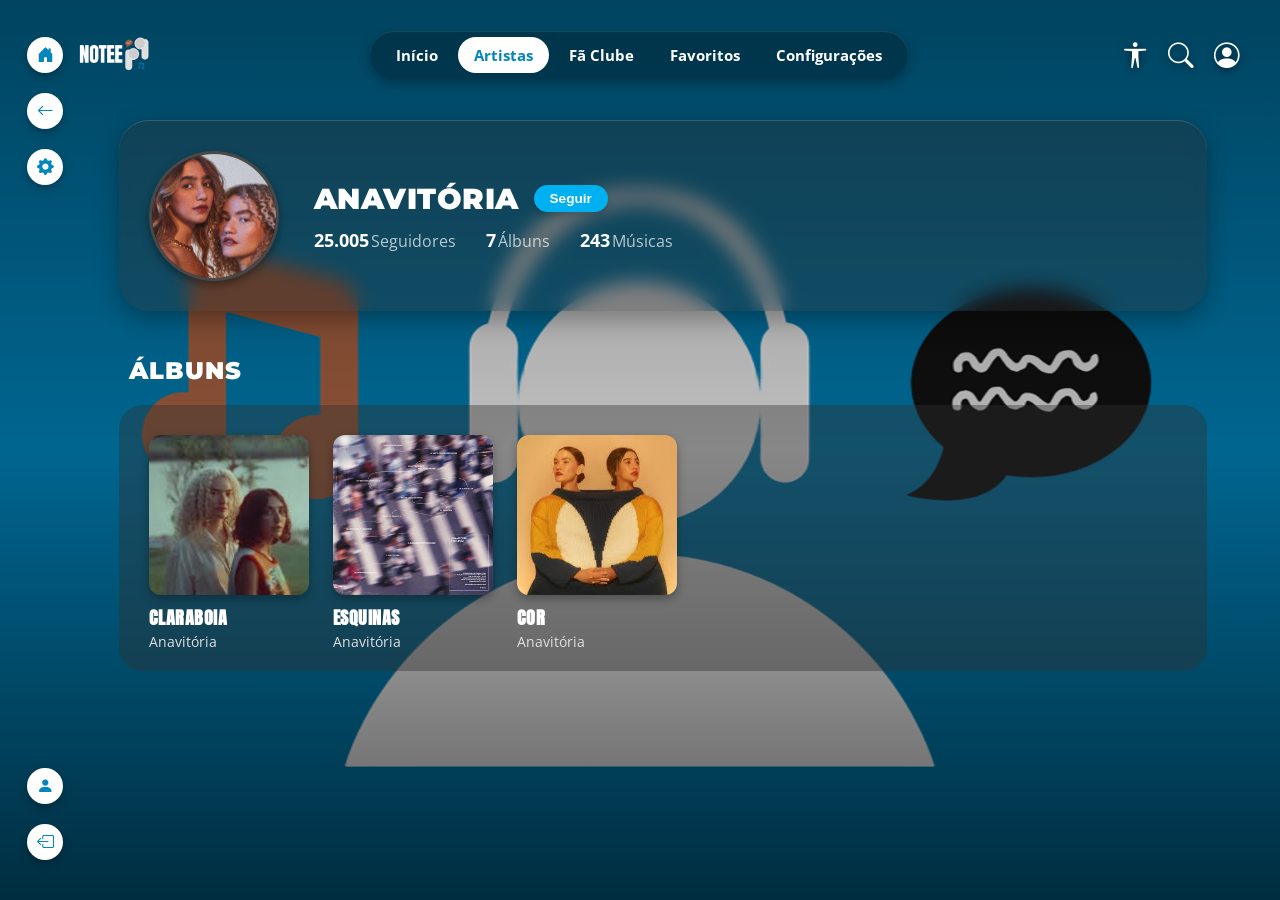
<file: projeto-de-engenharia-da-usabilidade-main/albuns.html>
<!DOCTYPE html>
<html lang="pt-BR">
<head>
    <meta charset="UTF-8">
    <meta name="viewport" content="width=device-width, initial-scale=1.0">
    <title>Notee - Artistas</title>
    <link rel="preconnect" href="https://fonts.googleapis.com">
    <link rel="preconnect" href="https://fonts.gstatic.com" crossorigin>
    <link href="https://fonts.googleapis.com/css2?family=Anton&family=Open+Sans:wght@300;400;600;700&family=Montserrat:wght@900&display=swap" rel="stylesheet">
    <link rel="stylesheet" href="https://cdn.jsdelivr.net/npm/bootstrap-icons@1.11.3/font/bootstrap-icons.min.css">
    
    <link rel="stylesheet" href="style.css">
</head>
<body>

    <header class="main-header">
        <div class="header-left">
            <img src="imagens/Note-Logo.png" alt="Logo Notee" class="logo-img">
        </div>

        <nav class="header-nav">
            <a href="tela_albuns.html" class="nav-item">Início</a>
            <a href="albuns.html" class="nav-item active">Artistas</a>
            <a href="fanClube.html" class="nav-item">Fã Clube</a>
            <a href="tela_favoritos.html" class="nav-item">Favoritos</a>
            <a href="config.html" class="nav-item">Configurações</a>
        </nav>

        <div class="header-right">
            <i class="bi bi-universal-access access-icon"></i>
            <i class="bi bi-search search-icon"></i>
            <a href="perfil.html" style="color: inherit;"><i class="bi bi-person-circle user-icon"></i></a>
        </div>
    </header>

    <div class="container-geral-com-lateral">

        <aside class="menu-lateral">
            <div class="grupo-lateral-topo">
                <a href="tela_albuns.html" class="item-lateral-circular"><i class="bi bi-house-door-fill"></i></a>
                <a href="javascript:history.back()" class="item-lateral-circular"><i class="bi bi-arrow-left"></i></a>
                <a href="config.html" class="item-lateral-circular"><i class="bi bi-gear-fill"></i></a>
            </div>

            <div class="grupo-lateral-rodape">
                <a href="perfil.html" class="item-lateral-circular"><i class="bi bi-person-fill"></i></a>
                <a href="index.html" class="item-lateral-circular"><i class="bi bi-box-arrow-left"></i></a>
            </div>
        </aside>

        <main class="content-container">

            <section class="secao-identidade-usuario">
                
                <div class="avatar-usuario-wrapper">
                    <img src="imagens/AnaVitoriaPrincipal.png" alt="Foto de Anavitória" style="width: 100%; height: 100%; object-fit: cover; border-radius: 50%;">
                </div>

                <div class="infos-usuario-bloco">
                    <div class="linha-topo-usuario">
                        <h1 class="username-title">ANAVITÓRIA</h1>
                        <button class="btn-editar-perfil" style="background-color: #00b0f0;">Seguir</button>
                    </div>
                    
                    <div class="estatisticas-usuario">
                        <div class="stat-item">
                            <strong>25.005</strong><span>Seguidores</span>
                        </div>
                        <div class="stat-item">
                            <strong>7</strong><span>Álbuns</span>
                        </div>
                        <div class="stat-item">
                            <strong>243</strong><span>Músicas</span>
                        </div>
                    </div>
                </div>

            </section>

            <section class="music-section">
                
                <h2 class="section-title">Álbuns</h2>

                <div class="albums-grid">

                    <a href="tela_avaliacao.html" style="text-decoration: none; color: inherit;">
                        <div class="album-card">
                            <img src="imagens/claraboia.jpg" alt="Capa do álbum Claraboia" class="album-cover">
                            <div class="album-info">
                                <h3 class="album-name">Claraboia</h3>
                                <p class="artist-name">Anavitória</p>
                            </div>
                        </div>
                    </a>

                    <div class="album-card">
                        <img src="imagens/esquinas.jpg" alt="Capa do álbum Esquinas" class="album-cover">
                        <div class="album-info">
                            <h3 class="album-name">Esquinas</h3>
                            <p class="artist-name">Anavitória</p>
                        </div>
                    </div>

                    <div class="album-card">
                        <img src="imagens/cor.jpg" alt="Capa do álbum Cor" class="album-cover">
                        <div class="album-info">
                            <h3 class="album-name">Cor</h3>
                            <p class="artist-name">Anavitória</p>
                        </div>
                    </div>

                </div>

            </section>

        </main>
    </div>

</body>
</html>
</file>
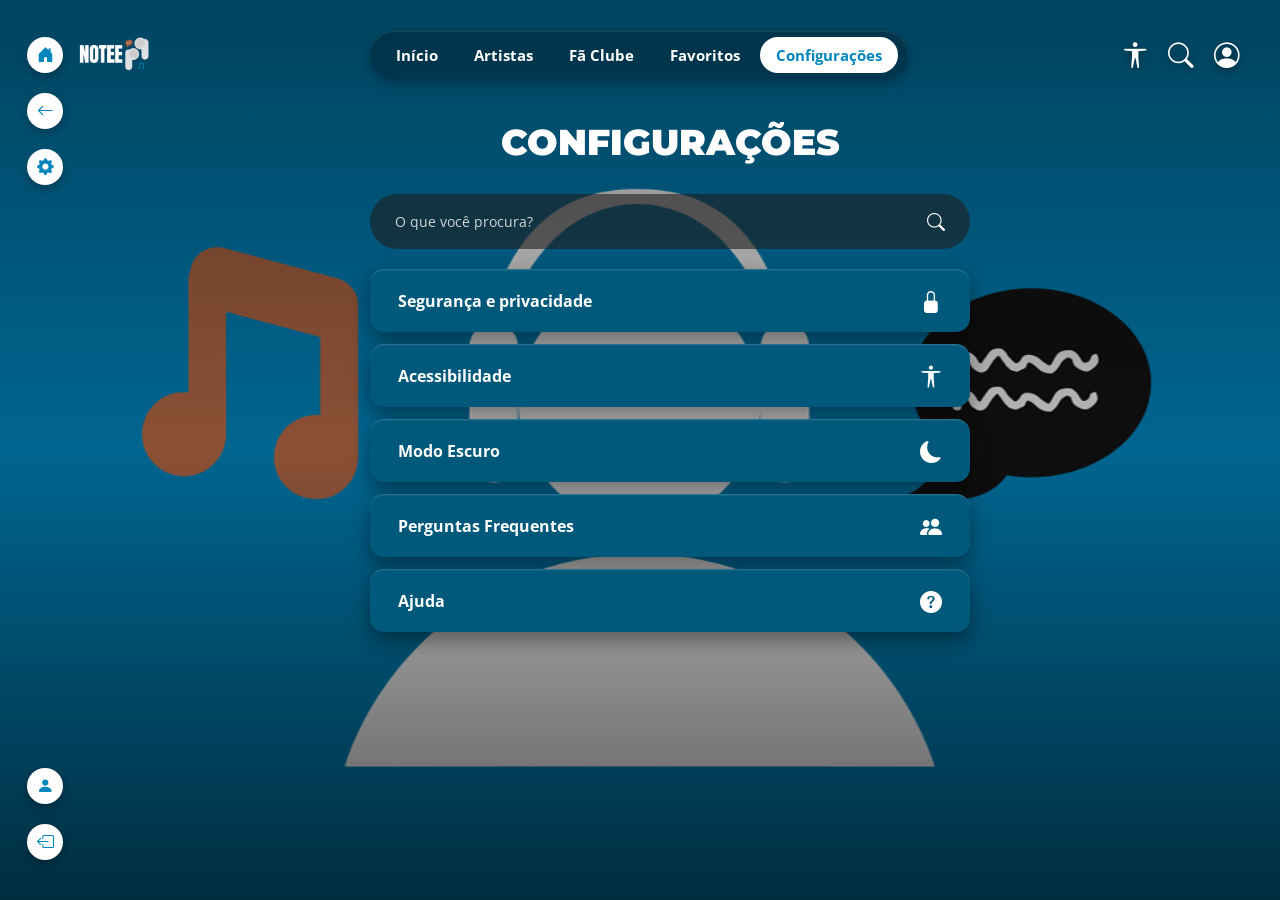
<file: projeto-de-engenharia-da-usabilidade-main/config.html>
<!DOCTYPE html>
<html lang="pt-BR">

<head>
    <meta charset="UTF-8">
    <meta name="viewport" content="width=device-width, initial-scale=1.0">
    <title>Notee - Configurações</title>

    <link rel="preconnect" href="https://fonts.googleapis.com">
    <link rel="preconnect" href="https://fonts.gstatic.com" crossorigin>
    <link
        href="https://fonts.googleapis.com/css2?family=Anton&family=Open+Sans:wght@300;400;600;700&family=Montserrat:wght@900&display=swap"
        rel="stylesheet">

    <link rel="stylesheet" href="https://cdn.jsdelivr.net/npm/bootstrap-icons@1.11.3/font/bootstrap-icons.min.css">

    <link rel="stylesheet" href="style2.css">
</head>

<body>

    <header class="cabecalho-principal">
        <div class="cabecalho-esquerdo">
            <img src="imagens/Note-Logo.png" alt="Logo Notee" class="imagem-logo">
        </div>

        <nav class="navegacao-cabecalho">
            <a href="tela_albuns.html" class="item-navegacao">Início</a> 
            <a href="albuns.html" class="item-navegacao">Artistas</a>
            <a href="fanClube.html" class="item-navegacao">Fã Clube</a>
            <a href="tela_favoritos.html" class="item-navegacao">Favoritos</a>
            <a href="config.html" class="item-navegacao ativo">Configurações</a>
        </nav>

        <div class="cabecalho-direito">
            <i class="bi bi-universal-access icone-acessibilidade"></i>
            <i class="bi bi-search icone-busca"></i>
            <a href="perfil.html" style="color: inherit;"><i class="bi bi-person-circle icone-usuario"></i></a>
        </div>
        </div>
    </header>

    <div class="container-geral-com-lateral">

        <aside class="menu-lateral">
            <div class="grupo-lateral-topo">
                <a href="tela_albuns.html" class="item-lateral-circular"><i class="bi bi-house-door-fill"></i></a>
                <a href="tela_albuns.html" class="item-lateral-circular"><i class="bi bi-arrow-left"></i></a>
                <a href="#" class="item-lateral-circular"><i class="bi bi-gear-fill"></i></a>
            </div>

            <div class="grupo-lateral-rodape">
                <a href="perfil.html" class="item-lateral-circular"><i class="bi bi-person-fill"></i></a>
                <a href="index.html" class="item-lateral-circular"><i class="bi bi-box-arrow-left"></i></a>
            </div>
        </aside>

        <main class="content-container">
            <div class="settings-container">
                <h1 class="settings-title">Configurações</h1>

                <div class="search-box">
                    <input type="text" placeholder="O que você procura?" class="search-input">
                    <i class="bi bi-search search-icon"></i>
                </div>

                <div class="options-panel">

                    <a href="#" class="option-item">
                        <span class="option-text">Segurança e privacidade</span>
                        <i class="bi bi-lock-fill option-icon"></i>
                    </a>

                    <a href="#" class="option-item">
                        <span class="option-text">Acessibilidade</span>
                        <i class="bi bi-universal-access option-icon"></i>
                    </a>

                    <a href="#" class="option-item">
                        <span class="option-text">Modo Escuro</span>
                        <i class="bi bi-moon-fill option-icon"></i>
                    </a>

                    <a href="#" class="option-item">
                        <span class="option-text">Perguntas Frequentes</span>
                        <i class="bi bi-people-fill option-icon"></i>
                    </a>

                    <a href="#" class="option-item">
                        <span class="option-text">Ajuda</span>
                        <i class="bi bi-question-circle-fill option-icon"></i>
                    </a>

                </div>
            </div>
        </main>
    </div>

    <script src="script.js"></script>

</body>

</html>
</file>
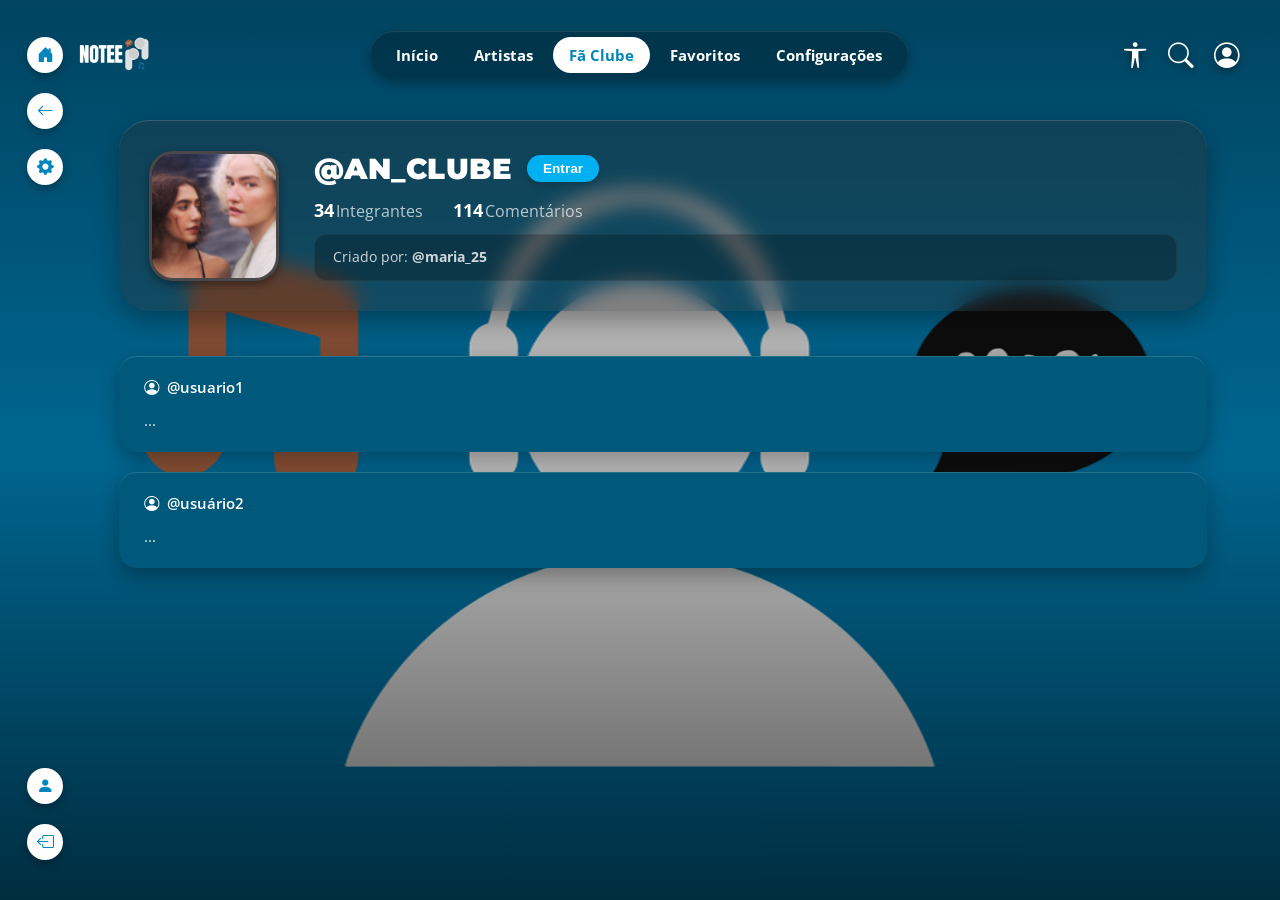
<file: projeto-de-engenharia-da-usabilidade-main/fanClube.html>
<!DOCTYPE html>
<html lang="pt-BR">
<head>
    <meta charset="UTF-8">
    <meta name="viewport" content="width=device-width, initial-scale=1.0">
    <title>Notee - Fã Clubes</title>
    <link rel="preconnect" href="https://fonts.googleapis.com">
    <link rel="preconnect" href="https://fonts.gstatic.com" crossorigin>
    <link href="https://fonts.googleapis.com/css2?family=Anton&family=Open+Sans:wght@300;400;600;700&family=Montserrat:wght@900&display=swap" rel="stylesheet">
    
    <link rel="stylesheet" href="https://cdn.jsdelivr.net/npm/bootstrap-icons@1.11.3/font/bootstrap-icons.min.css">
    
    <link rel="stylesheet" href="style.css">
</head>
<body>

    <header class="main-header">
        <div class="header-left">
            <img src="imagens/Note-Logo.png" alt="Logo Notee" class="logo-img">
        </div>

        <nav class="header-nav">
            <a href="tela_albuns.html" class="nav-item">Início</a>
            <a href="albuns.html" class="nav-item">Artistas</a>
            <a href="fanClube.html" class="nav-item active">Fã Clube</a>
            <a href="tela_favoritos.html" class="nav-item">Favoritos</a>
            <a href="config.html" class="nav-item">Configurações</a>
        </nav>

        <div class="header-right">
            <i class="bi bi-universal-access access-icon"></i>
            <i class="bi bi-search search-icon"></i>
            <a href="perfil.html" style="color: inherit;"><i class="bi bi-person-circle user-icon"></i></a>
        </div>
    </header>

    <div class="container-geral-com-lateral">

        <aside class="menu-lateral">
            <div class="grupo-lateral-topo">
                <a href="tela_albuns.html" class="item-lateral-circular"><i class="bi bi-house-door-fill"></i></a>
                <a href="javascript:history.back()" class="item-lateral-circular"><i class="bi bi-arrow-left"></i></a>
                <a href="config.html" class="item-lateral-circular"><i class="bi bi-gear-fill"></i></a>
            </div>

            <div class="grupo-lateral-rodape">
                <a href="perfil.html" class="item-lateral-circular"><i class="bi bi-person-fill"></i></a>
                <a href="index.html" class="item-lateral-circular"><i class="bi bi-box-arrow-left"></i></a>
            </div>
        </aside>

        <main class="content-container">

            <section class="secao-identidade-usuario">
                
                <div class="avatar-usuario-wrapper" style="border-radius: 24px; overflow: hidden;">
                    <img src="imagens/AnaVitoriafanclube.jpg" alt="Capa do clube AN_CLUBE" style="width: 100%; height: 100%; object-fit: cover;">
                </div>

                <div class="infos-usuario-bloco">
                    <div class="linha-topo-usuario">
                        <h1 class="username-title">@AN_CLUBE</h1>
                        <button class="btn-editar-perfil" style="background-color: #00b0f0;">Entrar</button>
                    </div>
                    
                    <div class="estatisticas-usuario">
                        <div class="stat-item">
                            <strong>34</strong><span>Integrantes</span>
                        </div>
                        <div class="stat-item">
                            <strong>114</strong><span>Comentários</span>
                        </div>
                    </div>

                    <div class="caixa-bio-usuario">
                        <p>Criado por: <strong>@maria_25</strong></p>
                    </div>
                </div>

            </section>

            <section class="reviews-container-block">
                
                <div class="bloco-resenha-item">
                    <div class="balao-resenha-conteudo">
                        <div class="topo-balao-resenha">
                            <span class="usuario-resenha"><i class="bi bi-person-circle"></i> @usuario1</span>
                        </div>
                        <p class="texto-resenha">...</p>
                    </div>
                </div>

                <div class="bloco-resenha-item">
                    <div class="balao-resenha-conteudo">
                        <div class="topo-balao-resenha">
                            <span class="usuario-resenha"><i class="bi bi-person-circle"></i> @usuário2</span>
                        </div>
                        <p class="texto-resenha">...</p>
                    </div>
                </div>

            </section>

        </main>
    </div>

</body>
</html>
</file>
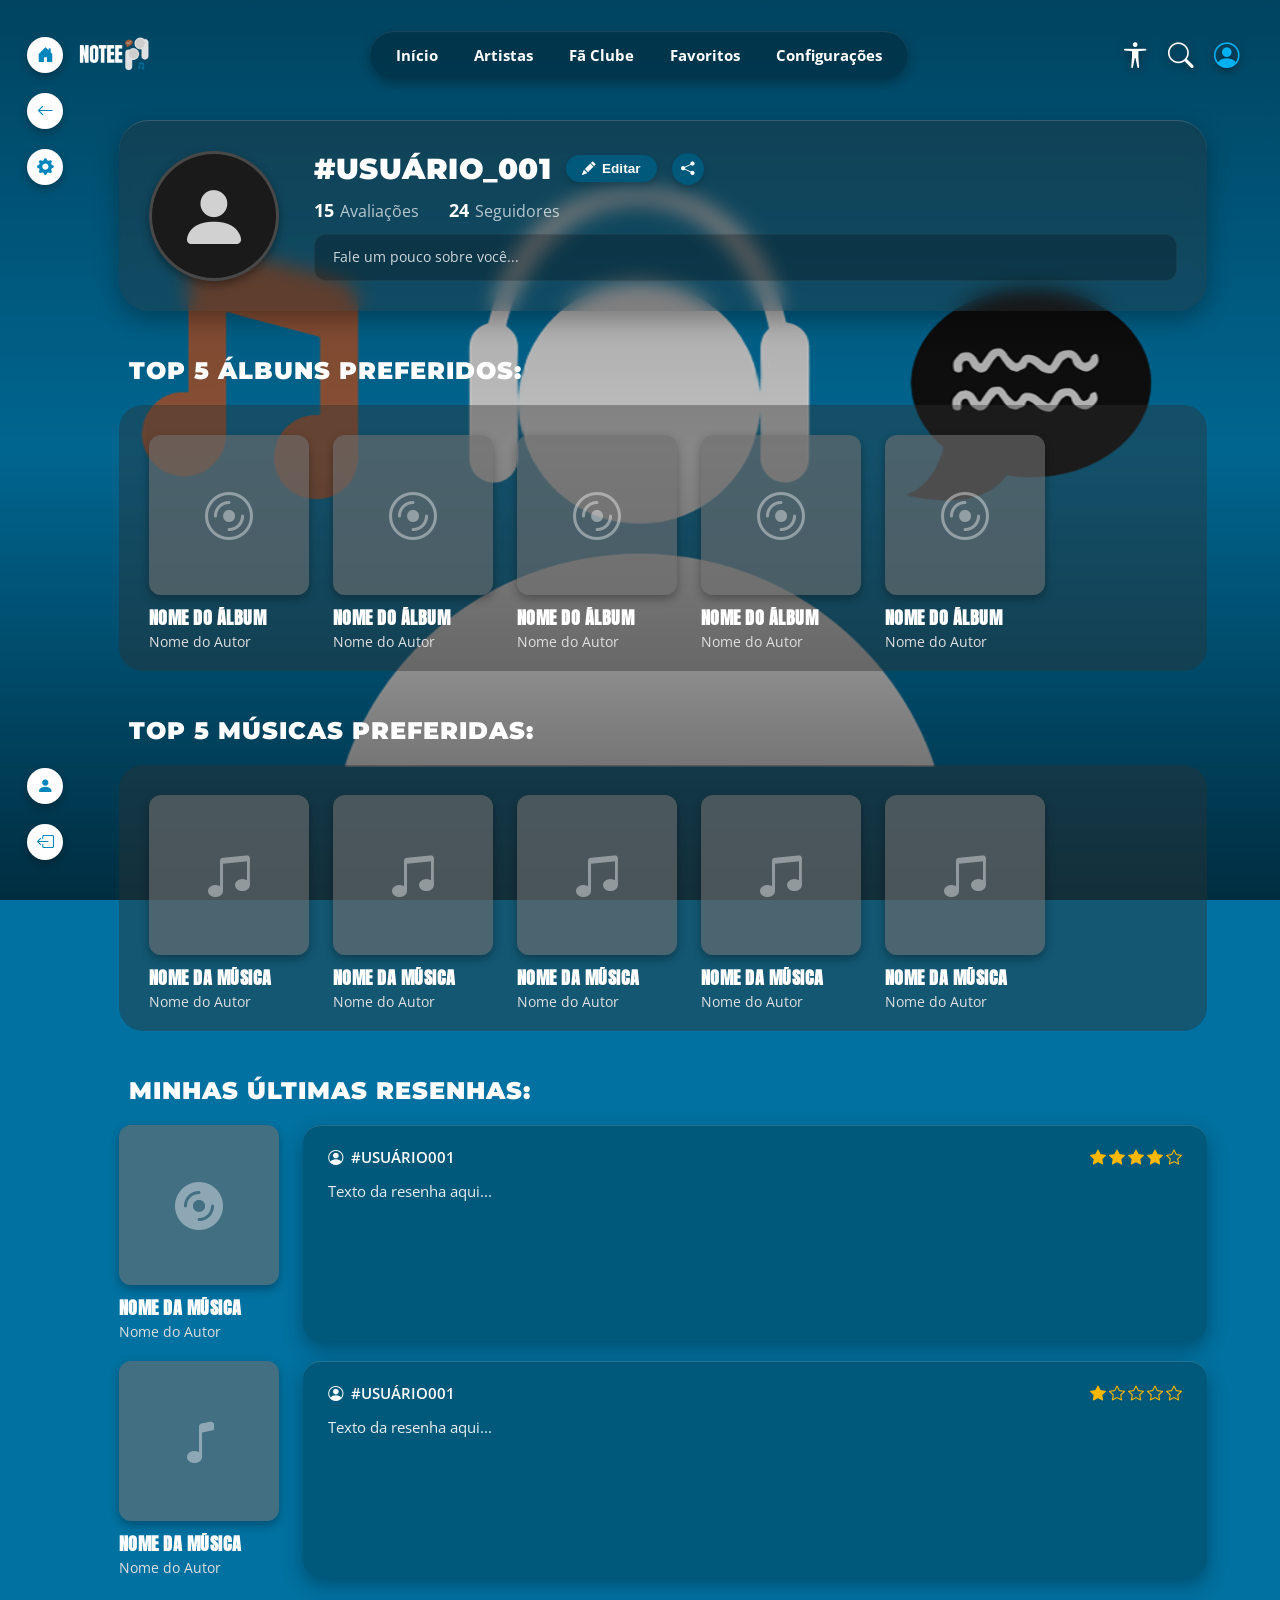
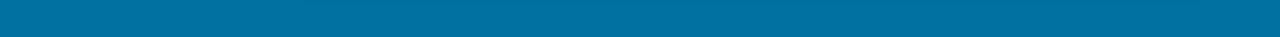
<file: projeto-de-engenharia-da-usabilidade-main/perfil.html>
<!DOCTYPE html>
<html lang="pt-BR">

<head>
    <meta charset="UTF-8">
    <meta name="viewport" content="width=device-width, initial-scale=1.0">
    <title>Notee - Perfil</title>

    <link rel="preconnect" href="https://fonts.googleapis.com">
    <link rel="preconnect" href="https://fonts.gstatic.com" crossorigin>
    <link
        href="https://fonts.googleapis.com/css2?family=Anton&family=Open+Sans:wght@300;400;600;700&family=Montserrat:wght@900&display=swap"
        rel="stylesheet">

    <link rel="stylesheet" href="https://cdn.jsdelivr.net/npm/bootstrap-icons@1.11.3/font/bootstrap-icons.min.css">

    <link rel="stylesheet" href="style.css">
</head>

<body>

    <header class="main-header">
        <div class="header-left">
            <img src="imagens/Note-Logo.png" alt="Logo Notee" class="logo-img">
        </div>

        <nav class="header-nav">
            <a href="tela_albuns.html" class="nav-item">Início</a>
            <a href="albuns.html" class="nav-item">Artistas</a>
            <a href="fanClube.html" class="nav-item">Fã Clube</a>
            <a href="tela_favoritos.html" class="nav-item">Favoritos</a>
            <a href="config.html" class="nav-item">Configurações</a>
        </nav>

        <div class="header-right">
            <i class="bi bi-universal-access access-icon"></i>
            <i class="bi bi-search search-icon"></i>
            <a href="perfil.html" style="color: inherit;">
                <i class="bi bi-person-circle user-icon active-profile"></i> </a>
        </div>
    </header>

    <div class="container-geral-com-lateral">

        <aside class="menu-lateral">
            <div class="grupo-lateral-topo">
                <a href="tela_albuns.html" class="item-lateral-circular"><i class="bi bi-house-door-fill"></i></a>
                <a href="tela_albuns.html" class="item-lateral-circular"><i class="bi bi-arrow-left"></i></a>
                <a href="config.html" class="item-lateral-circular"><i class="bi bi-gear-fill"></i></a>
            </div>

            <div class="grupo-lateral-rodape">
                <a href="perfil.html" class="item-lateral-circular"><i class="bi bi-person-fill"></i></a>
                <a href="index.html" class="item-lateral-circular"><i class="bi bi-box-arrow-left"></i></a>
            </div>
        </aside>

        <main class="content-container">

            <section class="secao-identidade-usuario">
                <div class="avatar-usuario-wrapper">
                    <i class="bi bi-person-fill"></i>
                </div>

                <div class="infos-usuario-bloco">
                    <div class="linha-topo-usuario">
                        <h1 class="username-title">#USUÁRIO_001</h1>
                        <button class="btn-editar-perfil"><i class="bi bi-pencil-fill"></i>Editar</button>
                        <button class="btn-compartilhar-perfil"><i class="bi bi-share-fill"></i></button>
                    </div>

                    <div class="estatisticas-usuario">
                        <div class="stat-item"><strong>15</strong> <span>Avaliações</span></div>
                        <div class="stat-item"><strong>24</strong> <span>Seguidores</span></div>
                    </div>

                    <div class="caixa-bio-usuario">
                        <p>Fale um pouco sobre você...</p>
                    </div>
                </div>
            </section>

            <section class="music-section">
                <h2 class="section-title">Top 5 álbuns preferidos:</h2>
                <div class="albums-grid">
                    <div class="album-card">
                        <div class="album-cover placeholder-cover"><i class="bi bi-disc"></i></div>
                        <div class="album-info">
                            <h3 class="album-name">Nome do Álbum</h3>
                            <p class="artist-name">Nome do Autor</p>
                        </div>
                    </div>
                    <div class="album-card">
                        <div class="album-cover placeholder-cover"><i class="bi bi-disc"></i></div>
                        <div class="album-info">
                            <h3 class="album-name">Nome do Álbum</h3>
                            <p class="artist-name">Nome do Autor</p>
                        </div>
                    </div>
                    <div class="album-card">
                        <div class="album-cover placeholder-cover"><i class="bi bi-disc"></i></div>
                        <div class="album-info">
                            <h3 class="album-name">Nome do Álbum</h3>
                            <p class="artist-name">Nome do Autor</p>
                        </div>
                    </div>
                    <div class="album-card">
                        <div class="album-cover placeholder-cover"><i class="bi bi-disc"></i></div>
                        <div class="album-info">
                            <h3 class="album-name">Nome do Álbum</h3>
                            <p class="artist-name">Nome do Autor</p>
                        </div>
                    </div>
                    <div class="album-card">
                        <div class="album-cover placeholder-cover"><i class="bi bi-disc"></i></div>
                        <div class="album-info">
                            <h3 class="album-name">Nome do Álbum</h3>
                            <p class="artist-name">Nome do Autor</p>
                        </div>
                    </div>
                </div>
            </section>

            <section class="music-section">
                <h2 class="section-title">Top 5 músicas preferidas:</h2>
                <div class="albums-grid">
                    <div class="album-card">
                        <div class="album-cover placeholder-cover"><i class="bi bi-music-note-beamed"></i></div>
                        <div class="album-info">
                            <h3 class="album-name">Nome da Música</h3>
                            <p class="artist-name">Nome do Autor</p>
                        </div>
                    </div>
                    <div class="album-card">
                        <div class="album-cover placeholder-cover"><i class="bi bi-music-note-beamed"></i></div>
                        <div class="album-info">
                            <h3 class="album-name">Nome da Música</h3>
                            <p class="artist-name">Nome do Autor</p>
                        </div>
                    </div>
                    <div class="album-card">
                        <div class="album-cover placeholder-cover"><i class="bi bi-music-note-beamed"></i></div>
                        <div class="album-info">
                            <h3 class="album-name">Nome da Música</h3>
                            <p class="artist-name">Nome do Autor</p>
                        </div>
                    </div>
                    <div class="album-card">
                        <div class="album-cover placeholder-cover"><i class="bi bi-music-note-beamed"></i></div>
                        <div class="album-info">
                            <h3 class="album-name">Nome da Música</h3>
                            <p class="artist-name">Nome do Autor</p>
                        </div>
                    </div>
                    <div class="album-card">
                        <div class="album-cover placeholder-cover"><i class="bi bi-music-note-beamed"></i></div>
                        <div class="album-info">
                            <h3 class="album-name">Nome da Música</h3>
                            <p class="artist-name">Nome do Autor</p>
                        </div>
                    </div>
                </div>
            </section>

            <section class="music-section reviews-container-block">
                <h2 class="section-title">Minhas últimas resenhas:</h2>

                <div class="bloco-resenha-item">
                    <div class="album-card review-card-fixo">
                        <div class="album-cover placeholder-cover"><i class="bi bi-disc-fill"></i></div>
                        <div class="album-info">
                            <h3 class="album-name">Nome da Música</h3>
                            <p class="artist-name">Nome do Autor</p>
                        </div>
                    </div>

                    <div class="balao-resenha-conteudo">
                        <div class="topo-balao-resenha">
                            <div class="usuario-resenha"><i class="bi bi-person-circle"></i> <span>#USUÁRIO001</span>
                            </div>
                            <div class="estrelas-resenha">
                                <i class="bi bi-star-fill"></i>
                                <i class="bi bi-star-fill"></i>
                                <i class="bi bi-star-fill"></i>
                                <i class="bi bi-star-fill"></i>
                                <i class="bi bi-star"></i>
                            </div>
                        </div>
                        <p class="texto-resenha">Texto da resenha aqui...</p>
                    </div>
                </div>

                <div class="bloco-resenha-item">
                    <div class="album-card review-card-fixo">
                        <div class="album-cover placeholder-cover"><i class="bi bi-music-note"></i></div>
                        <div class="album-info">
                            <h3 class="album-name">Nome da Música</h3>
                            <p class="artist-name">Nome do Autor</p>
                        </div>
                    </div>

                    <div class="balao-resenha-conteudo">
                        <div class="topo-balao-resenha">
                            <div class="usuario-resenha"><i class="bi bi-person-circle"></i> <span>#USUÁRIO001</span>
                            </div>
                            <div class="estrelas-resenha">
                                <i class="bi bi-star-fill"></i>
                                <i class="bi bi-star"></i>
                                <i class="bi bi-star"></i>
                                <i class="bi bi-star"></i>
                                <i class="bi bi-star"></i>
                            </div>
                        </div>
                        <p class="texto-resenha">Texto da resenha aqui...</p>
                    </div>
                </div>
            </section>

        </main>
    </div>

    <script src="script.js"></script>

</body>

</html>
</file>
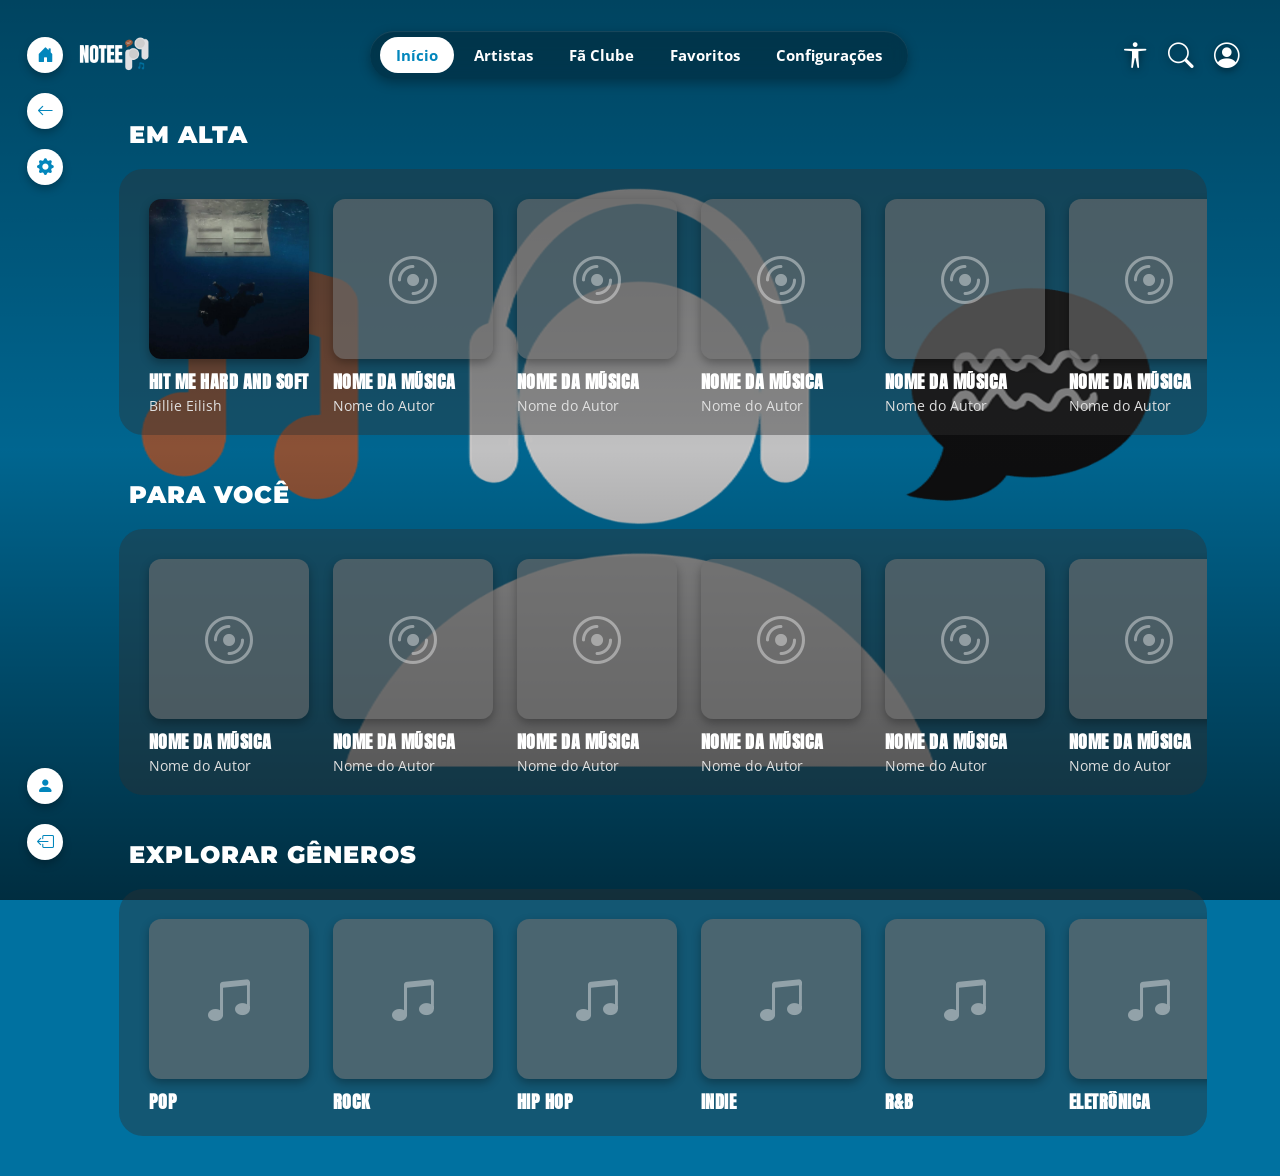
<file: projeto-de-engenharia-da-usabilidade-main/tela_albuns.html>
<!DOCTYPE html>
<html lang="pt-BR">

<head>
    <meta charset="UTF-8">
    <meta name="viewport" content="width=device-width, initial-scale=1.0">
    <title>Notee - Álbuns</title>
    <link rel="preconnect" href="https://fonts.googleapis.com">
    <link rel="preconnect" href="https://fonts.gstatic.com" crossorigin>
    <link href="https://fonts.googleapis.com/css2?family=Anton&family=Open+Sans:wght@300;400;600;700&family=Montserrat:wght@900&display=swap" rel="stylesheet">

    <link rel="stylesheet" href="https://cdn.jsdelivr.net/npm/bootstrap-icons@1.11.3/font/bootstrap-icons.min.css">

    <link rel="stylesheet" href="style.css">
</head>

<body>

    <header class="main-header">
        <div class="header-left">
            <img src="imagens/Note-Logo.png" alt="Logo Notee" class="logo-img">
        </div>

        <nav class="header-nav">
            <a href="tela_albuns.html" class="nav-item active">Início</a>
            <a href="albuns.html" class="nav-item">Artistas</a>
            <a href="fanClube.html" class="nav-item">Fã Clube</a>
            <a href="tela_favoritos.html" class="nav-item">Favoritos</a>
            <a href="config.html" class="nav-item">Configurações</a>
        </nav>

        <div class="header-right">
            <i class="bi bi-universal-access access-icon"></i>
            <i class="bi bi-search search-icon"></i>
            <a href="perfil.html" style="color: inherit;"><i class="bi bi-person-circle user-icon"></i></a>
        </div>
    </header>

    <div class="container-geral-com-lateral">

        <aside class="menu-lateral">
            <div class="grupo-lateral-topo">
                <a href="tela_albuns.html" class="item-lateral-circular"><i class="bi bi-house-door-fill"></i></a>
                <a href="index.html" class="item-lateral-circular"><i class="bi bi-arrow-left"></i></a>
                <a href="config.html" class="item-lateral-circular"><i class="bi bi-gear-fill"></i></a>
            </div>

            <div class="grupo-lateral-rodape">
                <a href="perfil.html" class="item-lateral-circular"><i class="bi bi-person-fill"></i></a>
                <a href="index.html" class="item-lateral-circular"><i class="bi bi-box-arrow-left"></i></a>
            </div>
        </aside>

        <main class="content-container">

            <section class="music-section">
                <h2 class="section-title">Em alta</h2>
                <div class="albums-grid">

                    <a href="tela_avaliacao.html" style="text-decoration: none; color: inherit;">
                        <div class="album-card">
                            <img src="imagens/hmhas.jpg" alt="Capa do Álbum" class="album-cover">
                            <div class="album-info">
                                <h3 class="album-name">HIT ME HARD AND SOFT</h3>
                                <p class="artist-name">Billie Eilish</p>
                            </div>
                        </div>
                    </a>

                    <div class="album-card">
                        <div class="album-cover placeholder-cover"><i class="bi bi-disc"></i></div>
                        <div class="album-info">
                            <h3 class="album-name">NOME DA MÚSICA</h3>
                            <p class="artist-name">Nome do Autor</p>
                        </div>
                    </div>

                    <div class="album-card">
                        <div class="album-cover placeholder-cover"><i class="bi bi-disc"></i></div>
                        <div class="album-info">
                            <h3 class="album-name">NOME DA MÚSICA</h3>
                            <p class="artist-name">Nome do Autor</p>
                        </div>
                    </div>

                    <div class="album-card">
                        <div class="album-cover placeholder-cover"><i class="bi bi-disc"></i></div>
                        <div class="album-info">
                            <h3 class="album-name">NOME DA MÚSICA</h3>
                            <p class="artist-name">Nome do Autor</p>
                        </div>
                    </div>

                    <div class="album-card">
                        <div class="album-cover placeholder-cover"><i class="bi bi-disc"></i></div>
                        <div class="album-info">
                            <h3 class="album-name">NOME DA MÚSICA</h3>
                            <p class="artist-name">Nome do Autor</p>
                        </div>
                    </div>

                    <div class="album-card">
                        <div class="album-cover placeholder-cover"><i class="bi bi-disc"></i></div>
                        <div class="album-info">
                            <h3 class="album-name">NOME DA MÚSICA</h3>
                            <p class="artist-name">Nome do Autor</p>
                        </div>
                    </div>

                    <div class="album-card">
                        <div class="album-cover placeholder-cover"><i class="bi bi-disc"></i></div>
                        <div class="album-info">
                            <h3 class="album-name">NOME DA MÚSICA</h3>
                            <p class="artist-name">Nome do Autor</p>
                        </div>
                    </div>

                    <div class="album-card">
                        <div class="album-cover placeholder-cover"><i class="bi bi-disc"></i></div>
                        <div class="album-info">
                            <h3 class="album-name">NOME DA MÚSICA</h3>
                            <p class="artist-name">Nome do Autor</p>
                        </div>
                    </div>

                    <div class="album-card">
                        <div class="album-cover placeholder-cover"><i class="bi bi-disc"></i></div>
                        <div class="album-info">
                            <h3 class="album-name">NOME DA MÚSICA</h3>
                            <p class="artist-name">Nome do Autor</p>
                        </div>
                    </div>

                    <div class="album-card">
                        <div class="album-cover placeholder-cover"><i class="bi bi-disc"></i></div>
                        <div class="album-info">
                            <h3 class="album-name">NOME DA MÚSICA</h3>
                            <p class="artist-name">Nome do Autor</p>
                        </div>
                    </div>

                </div>
            </section>

            <section class="music-section">
                <h2 class="section-title">Para você</h2>
                <div class="albums-grid">

                    <div class="album-card">
                        <div class="album-cover placeholder-cover"><i class="bi bi-disc"></i></div>
                        <div class="album-info">
                            <h3 class="album-name">NOME DA MÚSICA</h3>
                            <p class="artist-name">Nome do Autor</p>
                        </div>
                    </div>

                    <div class="album-card">
                        <div class="album-cover placeholder-cover"><i class="bi bi-disc"></i></div>
                        <div class="album-info">
                            <h3 class="album-name">NOME DA MÚSICA</h3>
                            <p class="artist-name">Nome do Autor</p>
                        </div>
                    </div>

                    <div class="album-card">
                        <div class="album-cover placeholder-cover"><i class="bi bi-disc"></i></div>
                        <div class="album-info">
                            <h3 class="album-name">NOME DA MÚSICA</h3>
                            <p class="artist-name">Nome do Autor</p>
                        </div>
                    </div>

                    <div class="album-card">
                        <div class="album-cover placeholder-cover"><i class="bi bi-disc"></i></div>
                        <div class="album-info">
                            <h3 class="album-name">NOME DA MÚSICA</h3>
                            <p class="artist-name">Nome do Autor</p>
                        </div>
                    </div>

                    <div class="album-card">
                        <div class="album-cover placeholder-cover"><i class="bi bi-disc"></i></div>
                        <div class="album-info">
                            <h3 class="album-name">NOME DA MÚSICA</h3>
                            <p class="artist-name">Nome do Autor</p>
                        </div>
                    </div>

                    <div class="album-card">
                        <div class="album-cover placeholder-cover"><i class="bi bi-disc"></i></div>
                        <div class="album-info">
                            <h3 class="album-name">NOME DA MÚSICA</h3>
                            <p class="artist-name">Nome do Autor</p>
                        </div>
                    </div>

                    <div class="album-card">
                        <div class="album-cover placeholder-cover"><i class="bi bi-disc"></i></div>
                        <div class="album-info">
                            <h3 class="album-name">NOME DA MÚSICA</h3>
                            <p class="artist-name">Nome do Autor</p>
                        </div>
                    </div>

                    <div class="album-card">
                        <div class="album-cover placeholder-cover"><i class="bi bi-disc"></i></div>
                        <div class="album-info">
                            <h3 class="album-name">NOME DA MÚSICA</h3>
                            <p class="artist-name">Nome do Autor</p>
                        </div>
                    </div>

                    <div class="album-card">
                        <div class="album-cover placeholder-cover"><i class="bi bi-disc"></i></div>
                        <div class="album-info">
                            <h3 class="album-name">NOME DA MÚSICA</h3>
                            <p class="artist-name">Nome do Autor</p>
                        </div>
                    </div>

                    <div class="album-card">
                        <div class="album-cover placeholder-cover"><i class="bi bi-disc"></i></div>
                        <div class="album-info">
                            <h3 class="album-name">NOME DA MÚSICA</h3>
                            <p class="artist-name">Nome do Autor</p>
                        </div>
                    </div>

                </div>
            </section>

            <section class="music-section">
                <h2 class="section-title">Explorar gêneros</h2>
                <div class="albums-grid">

                    <div class="album-card">
                        <div class="album-cover placeholder-cover"><i class="bi bi-music-note-beamed"></i></div>
                        <div class="album-info">
                            <h3 class="album-name">POP</h3>
                        </div>
                    </div>

                    <div class="album-card">
                        <div class="album-cover placeholder-cover"><i class="bi bi-music-note-beamed"></i></div>
                        <div class="album-info">
                            <h3 class="album-name">ROCK</h3>
                        </div>
                    </div>

                    <div class="album-card">
                        <div class="album-cover placeholder-cover"><i class="bi bi-music-note-beamed"></i></div>
                        <div class="album-info">
                            <h3 class="album-name">HIP HOP</h3>
                        </div>
                    </div>

                    <div class="album-card">
                        <div class="album-cover placeholder-cover"><i class="bi bi-music-note-beamed"></i></div>
                        <div class="album-info">
                            <h3 class="album-name">INDIE</h3>
                        </div>
                    </div>

                    <div class="album-card">
                        <div class="album-cover placeholder-cover"><i class="bi bi-music-note-beamed"></i></div>
                        <div class="album-info">
                            <h3 class="album-name">R&B</h3>
                        </div>
                    </div>

                    <div class="album-card">
                        <div class="album-cover placeholder-cover"><i class="bi bi-music-note-beamed"></i></div>
                        <div class="album-info">
                            <h3 class="album-name">ELETRÔNICA</h3>
                        </div>
                    </div>

                    <div class="album-card">
                        <div class="album-cover placeholder-cover"><i class="bi bi-music-note-beamed"></i></div>
                        <div class="album-info">
                            <h3 class="album-name">SERTANEJO</h3>
                        </div>
                    </div>

                    <div class="album-card">
                        <div class="album-cover placeholder-cover"><i class="bi bi-music-note-beamed"></i></div>
                        <div class="album-info">
                            <h3 class="album-name">MPB</h3>
                        </div>
                    </div>

                    <div class="album-card">
                        <div class="album-cover placeholder-cover"><i class="bi bi-music-note-beamed"></i></div>
                        <div class="album-info">
                            <h3 class="album-name">JAZZ</h3>
                        </div>
                    </div>

                    <div class="album-card">
                        <div class="album-cover placeholder-cover"><i class="bi bi-music-note-beamed"></i></div>
                        <div class="album-info">
                            <h3 class="album-name">LATINO</h3>
                        </div>
                    </div>

                </div>
            </section>

        </main>
    </div>

    <script src="script.js"></script>
</body>

</html>
</file>
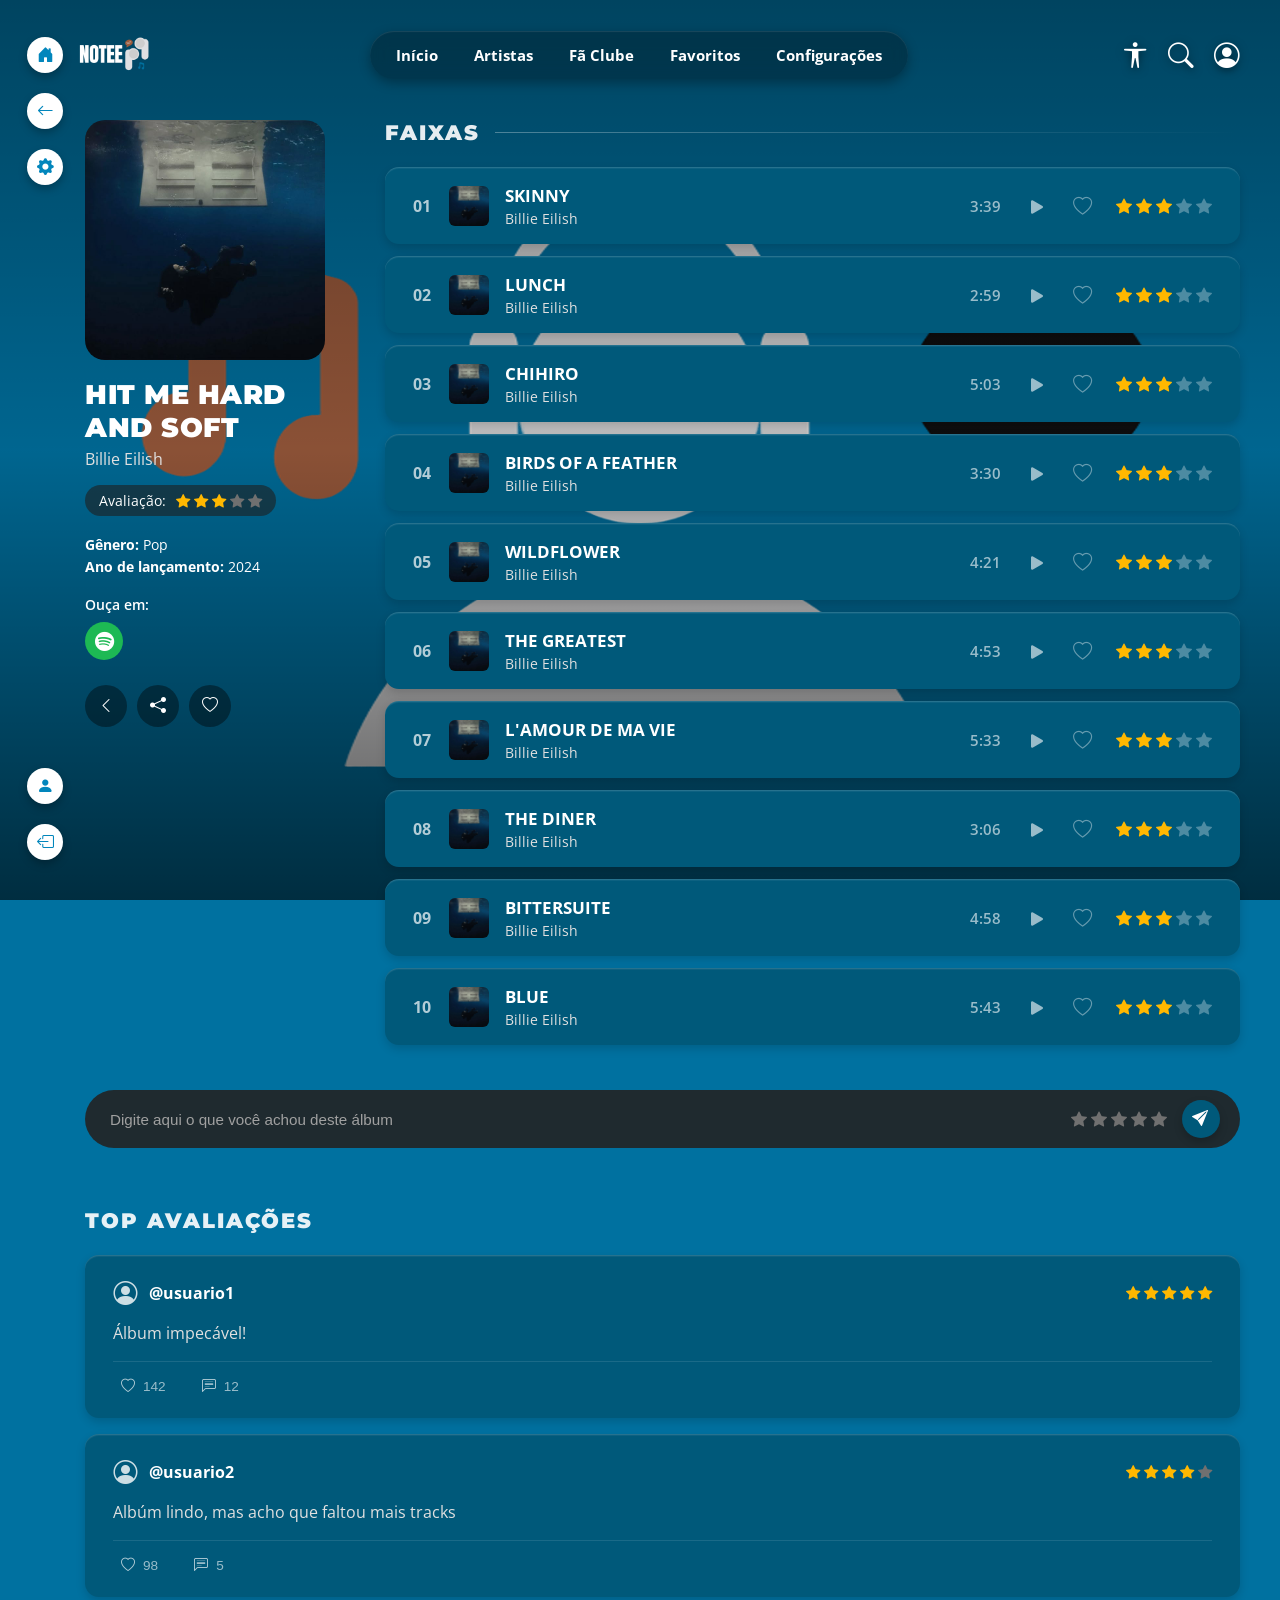
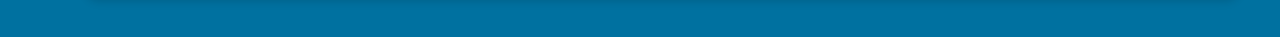
<file: projeto-de-engenharia-da-usabilidade-main/tela_avaliacao.html>
<!DOCTYPE html>
<html lang="pt-BR">

<head>
    <meta charset="UTF-8">
    <meta name="viewport" content="width=device-width, initial-scale=1.0">
    <title>Notee</title>

    <link rel="preconnect" href="https://fonts.googleapis.com">
    <link rel="preconnect" href="https://fonts.gstatic.com" crossorigin>
    <link
        href="https://fonts.googleapis.com/css2?family=Anton&family=Open+Sans:wght@300;400;600;700&family=Montserrat:wght@900&display=swap"
        rel="stylesheet">

    <link rel="stylesheet" href="https://cdn.jsdelivr.net/npm/bootstrap-icons@1.11.3/font/bootstrap-icons.min.css">

    <link rel="stylesheet" href="style.css">
</head>

<body>

    <header class="main-header">
        <div class="header-left">
            <img src="imagens/Note-Logo.png" alt="Logo Notee" class="logo-img">
        </div>

        <nav class="header-nav">
            <a href="tela_albuns.html" class="nav-item">Início</a>
            <a href="albuns.html" class="nav-item">Artistas</a>
            <a href="fanclube.html" class="nav-item">Fã Clube</a>
            <a href="tela_favoritos.html" class="nav-item">Favoritos</a>
            <a href="config.html" class="nav-item">Configurações</a>
        </nav>

        <div class="header-right">
            <i class="bi bi-universal-access access-icon"></i>
            <i class="bi bi-search search-icon"></i>
            <a href="perfil.html" style="color: inherit;"><i class="bi bi-person-circle user-icon"></i></a>
        </div>
    </header>

    <div class="container-geral-com-lateral">

        <aside class="menu-lateral">
            <div class="grupo-lateral-topo">
                <a href="tela_albuns.html" class="item-lateral-circular"><i class="bi bi-house-door-fill"></i></a>
                <a href="index.html" class="item-lateral-circular"><i class="bi bi-arrow-left"></i></a>
                <a href="config.html" class="item-lateral-circular"><i class="bi bi-gear-fill"></i></a>
            </div>

            <div class="grupo-lateral-rodape">
                <a href="perfil.html" class="item-lateral-circular"><i class="bi bi-person-fill"></i></a>
                <a href="#" class="item-lateral-circular"><i class="bi bi-box-arrow-left"></i></a>
            </div>
        </aside>

        <main class="content-container">

            <div class="layout-album">

                <aside class="detalhes-album">
                    <div class="capa-album-grande"></div>

                    <h1 class="titulo-album">HIT ME HARD AND SOFT</h1>
                    <p class="autor-album">Billie Eilish</p>

                    <div class="box-avaliacao">
                        <span>Avaliação:</span>
                        <div class="estrelas">
                            <i class="bi bi-star-fill ativa"></i>
                            <i class="bi bi-star-fill ativa"></i>
                            <i class="bi bi-star-fill ativa"></i>
                            <i class="bi bi-star-fill"></i>
                            <i class="bi bi-star-fill"></i>
                        </div>
                    </div>

                    <div class="info-adicional">
                        <p><strong>Gênero:</strong> Pop</p>
                        <p><strong>Ano de lançamento:</strong> 2024</p>
                    </div>

                    <div class="streaming-section">
                        <p class="label-ouca">Ouça em:</p>
                        <div class="icones-streaming">
                            <a href="https://open.spotify.com/intl-pt/album/7aJuG4TFXa2hmE4z1yxc3n?si=4F7p-4gsQECkd6b7Ep4WBA"
                                target="_blank" rel="noopener noreferrer">
                                <span class="stream-icon spotify"><i class="bi bi-spotify"></i></span>
                            </a>
                        </div>
                    </div>

                    <div class="botoes-acao">
                        <button class="btn-circular"><i class="bi bi-chevron-left"></i></button>
                        <button class="btn-circular"><i class="bi bi-share-fill"></i></button>
                        <button class="btn-circular btn-favorito-album"><i class="bi bi-heart"></i></button>
                    </div>
                </aside>

                <section class="lista-musicas-container">
                    <h2 class="titulo-secao-musicas">Faixas</h2>

                    <div class="lista-musicas-bloco">

                        <div class="card-musica">
                            <div class="musica-lado-esquerdo">
                                <span class="numero-faixa">01</span>
                                <div class="capa-miniatura-musica"></div>
                                <div class="textos-musica">
                                    <a class="music-link" href="telaComentario.html"><span class="nome-musica">SKINNY</span></a>
                                    <span class="subtitulo-artista">Billie Eilish</span>
                                </div>
                            </div>
                            <div class="musica-lado-direito">
                                <span class="duracao-musica">3:39</span>
                                <a href="https://open.spotify.com/intl-pt/track/1CsMKhwEmNnmvHUuO5nryA?si=6e80cfb23c694f8c"
                                    target="_blank" rel="noopener noreferrer" class="link-play-faixa">
                                    <i class="bi bi-play-fill icone-play-musica"></i>
                                </a>
                                <i class="bi bi-heart icone-coracao-musica"></i>
                                <div class="estrelas-musica" data-faixa="1">
                                    <i class="bi bi-star-fill estrela-interativa ativa" data-valor="1"></i>
                                    <i class="bi bi-star-fill estrela-interativa ativa" data-valor="2"></i>
                                    <i class="bi bi-star-fill estrela-interativa ativa" data-valor="3"></i>
                                    <i class="bi bi-star-fill estrela-interativa" data-valor="4"></i>
                                    <i class="bi bi-star-fill estrela-interativa" data-valor="5"></i>
                                </div>
                            </div>
                        </div>

                        <div class="card-musica">
                            <div class="musica-lado-esquerdo">
                                <span class="numero-faixa">02</span>
                                <div class="capa-miniatura-musica"></div>
                                <div class="textos-musica">
                                    <span class="nome-musica">LUNCH</span>
                                    <span class="subtitulo-artista">Billie Eilish</span>
                                </div>
                            </div>
                            <div class="musica-lado-direito">
                                <span class="duracao-musica">2:59</span>
                                <a href="https://open.spotify.com/intl-pt/track/629DixmZGHc7ILtEntuiWE?si=26b31fc19e5d4a6c"
                                    target="_blank" rel="noopener noreferrer" class="link-play-faixa">
                                    <i class="bi bi-play-fill icone-play-musica"></i>
                                </a>
                                <i class="bi bi-heart icone-coracao-musica"></i>
                                <div class="estrelas-musica" data-faixa="2">
                                    <i class="bi bi-star-fill estrela-interativa ativa" data-valor="1"></i>
                                    <i class="bi bi-star-fill estrela-interativa ativa" data-valor="2"></i>
                                    <i class="bi bi-star-fill estrela-interativa ativa" data-valor="3"></i>
                                    <i class="bi bi-star-fill estrela-interativa" data-valor="4"></i>
                                    <i class="bi bi-star-fill estrela-interativa" data-valor="5"></i>
                                </div>
                            </div>
                        </div>

                        <div class="card-musica">
                            <div class="musica-lado-esquerdo">
                                <span class="numero-faixa">03</span>
                                <div class="capa-miniatura-musica"></div>
                                <div class="textos-musica">
                                    <span class="nome-musica">CHIHIRO</span>
                                    <span class="subtitulo-artista">Billie Eilish</span>
                                </div>
                            </div>
                            <div class="musica-lado-direito">
                                <span class="duracao-musica">5:03</span>
                                <a href="https://open.spotify.com/intl-pt/track/7BRD7x5pt8Lqa1eGYC4dzj?si=5b7b127c236b4eab"
                                    target="_blank" rel="noopener noreferrer" class="link-play-faixa">
                                    <i class="bi bi-play-fill icone-play-musica"></i>
                                </a>
                                <i class="bi bi-heart icone-coracao-musica"></i>
                                <div class="estrelas-musica" data-faixa="3">
                                    <i class="bi bi-star-fill estrela-interativa ativa" data-valor="1"></i>
                                    <i class="bi bi-star-fill estrela-interativa ativa" data-valor="2"></i>
                                    <i class="bi bi-star-fill estrela-interativa ativa" data-valor="3"></i>
                                    <i class="bi bi-star-fill estrela-interativa" data-valor="4"></i>
                                    <i class="bi bi-star-fill estrela-interativa" data-valor="5"></i>
                                </div>
                            </div>
                        </div>

                        <div class="card-musica">
                            <div class="musica-lado-esquerdo">
                                <span class="numero-faixa">04</span>
                                <div class="capa-miniatura-musica"></div>
                                <div class="textos-musica">
                                    <span class="nome-musica">BIRDS OF A FEATHER</span>
                                    <span class="subtitulo-artista">Billie Eilish</span>
                                </div>
                            </div>
                            <div class="musica-lado-direito">
                                <span class="duracao-musica">3:30</span>
                                <a href="https://open.spotify.com/intl-pt/track/6dOtVTDdiauQNBQEDOtlAB?si=5b4bff857c3f49cb"
                                    target="_blank" rel="noopener noreferrer" class="link-play-faixa">
                                    <i class="bi bi-play-fill icone-play-musica"></i>
                                </a>
                                <i class="bi bi-heart icone-coracao-musica"></i>
                                <div class="estrelas-musica" data-faixa="4">
                                    <i class="bi bi-star-fill estrela-interativa ativa" data-valor="1"></i>
                                    <i class="bi bi-star-fill estrela-interativa ativa" data-valor="2"></i>
                                    <i class="bi bi-star-fill estrela-interativa ativa" data-valor="3"></i>
                                    <i class="bi bi-star-fill estrela-interativa" data-valor="4"></i>
                                    <i class="bi bi-star-fill estrela-interativa" data-valor="5"></i>
                                </div>
                            </div>
                        </div>

                        <div class="card-musica">
                            <div class="musica-lado-esquerdo">
                                <span class="numero-faixa">05</span>
                                <div class="capa-miniatura-musica"></div>
                                <div class="textos-musica">
                                    <span class="nome-musica">WILDFLOWER</span>
                                    <span class="subtitulo-artista">Billie Eilish</span>
                                </div>
                            </div>
                            <div class="musica-lado-direito">
                                <span class="duracao-musica">4:21</span>
                                <a href="https://open.spotify.com/intl-pt/track/3QaPy1KgI7nu9FJEQUgn6h?si=45227e67496d4540"
                                    target="_blank" rel="noopener noreferrer" class="link-play-faixa">
                                    <i class="bi bi-play-fill icone-play-musica"></i>
                                </a>
                                <i class="bi bi-heart icone-coracao-musica"></i>
                                <div class="estrelas-musica" data-faixa="5">
                                    <i class="bi bi-star-fill estrela-interativa ativa" data-valor="1"></i>
                                    <i class="bi bi-star-fill estrela-interativa ativa" data-valor="2"></i>
                                    <i class="bi bi-star-fill estrela-interativa ativa" data-valor="3"></i>
                                    <i class="bi bi-star-fill estrela-interativa" data-valor="4"></i>
                                    <i class="bi bi-star-fill estrela-interativa" data-valor="5"></i>
                                </div>
                            </div>
                        </div>

                        <div class="card-musica">
                            <div class="musica-lado-esquerdo">
                                <span class="numero-faixa">06</span>
                                <div class="capa-miniatura-musica"></div>
                                <div class="textos-musica">
                                    <span class="nome-musica">THE GREATEST</span>
                                    <span class="subtitulo-artista">Billie Eilish</span>
                                </div>
                            </div>
                            <div class="musica-lado-direito">
                                <span class="duracao-musica">4:53</span>
                                <a href="https://open.spotify.com/intl-pt/track/6TGd66r0nlPaYm3KIoI7ET?si=ea5c21575f764f01"
                                    target="_blank" rel="noopener noreferrer" class="link-play-faixa">
                                    <i class="bi bi-play-fill icone-play-musica"></i>
                                </a>
                                <i class="bi bi-heart icone-coracao-musica"></i>
                                <div class="estrelas-musica" data-faixa="6">
                                    <i class="bi bi-star-fill estrela-interativa ativa" data-valor="1"></i>
                                    <i class="bi bi-star-fill estrela-interativa ativa" data-valor="2"></i>
                                    <i class="bi bi-star-fill estrela-interativa ativa" data-valor="3"></i>
                                    <i class="bi bi-star-fill estrela-interativa" data-valor="4"></i>
                                    <i class="bi bi-star-fill estrela-interativa" data-valor="5"></i>
                                </div>
                            </div>
                        </div>

                        <div class="card-musica">
                            <div class="musica-lado-esquerdo">
                                <span class="numero-faixa">07</span>
                                <div class="capa-miniatura-musica"></div>
                                <div class="textos-musica">
                                    <span class="nome-musica">L'AMOUR DE MA VIE</span>
                                    <span class="subtitulo-artista">Billie Eilish</span>
                                </div>
                            </div>
                            <div class="musica-lado-direito">
                                <span class="duracao-musica">5:33</span>
                                <a href="https://open.spotify.com/intl-pt/track/6fPan2saHdFaIHuTSatORv?si=3f2ddbd15f8a4452"
                                    target="_blank" rel="noopener noreferrer" class="link-play-faixa">
                                    <i class="bi bi-play-fill icone-play-musica"></i>
                                </a>
                                <i class="bi bi-heart icone-coracao-musica"></i>
                                <div class="estrelas-musica" data-faixa="7">
                                    <i class="bi bi-star-fill estrela-interativa ativa" data-valor="1"></i>
                                    <i class="bi bi-star-fill estrela-interativa ativa" data-valor="2"></i>
                                    <i class="bi bi-star-fill estrela-interativa ativa" data-valor="3"></i>
                                    <i class="bi bi-star-fill estrela-interativa" data-valor="4"></i>
                                    <i class="bi bi-star-fill estrela-interativa" data-valor="5"></i>
                                </div>
                            </div>
                        </div>

                        <div class="card-musica">
                            <div class="musica-lado-esquerdo">
                                <span class="numero-faixa">08</span>
                                <div class="capa-miniatura-musica"></div>
                                <div class="textos-musica">
                                    <span class="nome-musica">THE DINER</span>
                                    <span class="subtitulo-artista">Billie Eilish</span>
                                </div>
                            </div>
                            <div class="musica-lado-direito">
                                <span class="duracao-musica">3:06</span>
                                <a href="https://open.spotify.com/intl-pt/track/1LLUoftvmTjVNBHZoQyveF?si=56327fd8b3ac43e5"
                                    target="_blank" rel="noopener noreferrer" class="link-play-faixa">
                                    <i class="bi bi-play-fill icone-play-musica"></i>
                                </a>
                                <i class="bi bi-heart icone-coracao-musica"></i>
                                <div class="estrelas-musica" data-faixa="8">
                                    <i class="bi bi-star-fill estrela-interativa ativa" data-valor="1"></i>
                                    <i class="bi bi-star-fill estrela-interativa ativa" data-valor="2"></i>
                                    <i class="bi bi-star-fill estrela-interativa ativa" data-valor="3"></i>
                                    <i class="bi bi-star-fill estrela-interativa" data-valor="4"></i>
                                    <i class="bi bi-star-fill estrela-interativa" data-valor="5"></i>
                                </div>
                            </div>
                        </div>

                        <div class="card-musica">
                            <div class="musica-lado-esquerdo">
                                <span class="numero-faixa">09</span>
                                <div class="capa-miniatura-musica"></div>
                                <div class="textos-musica">
                                    <span class="nome-musica">BITTERSUITE</span>
                                    <span class="subtitulo-artista">Billie Eilish</span>
                                </div>
                            </div>
                            <div class="musica-lado-direito">
                                <span class="duracao-musica">4:58</span>
                                <a href="https://open.spotify.com/intl-pt/track/7DpUoxGSdlDHfqCYj0otzU?si=0bd378cad40c4282"
                                    target="_blank" rel="noopener noreferrer" class="link-play-faixa">
                                    <i class="bi bi-play-fill icone-play-musica"></i>
                                </a>
                                <i class="bi bi-heart icone-coracao-musica"></i>
                                <div class="estrelas-musica" data-faixa="9">
                                    <i class="bi bi-star-fill estrela-interativa ativa" data-valor="1"></i>
                                    <i class="bi bi-star-fill estrela-interativa ativa" data-valor="2"></i>
                                    <i class="bi bi-star-fill estrela-interativa ativa" data-valor="3"></i>
                                    <i class="bi bi-star-fill estrela-interativa" data-valor="4"></i>
                                    <i class="bi bi-star-fill estrela-interativa" data-valor="5"></i>
                                </div>
                            </div>
                        </div>

                        <div class="card-musica">
                            <div class="musica-lado-esquerdo">
                                <span class="numero-faixa">10</span>
                                <div class="capa-miniatura-musica"></div>
                                <div class="textos-musica">
                                    <span class="nome-musica">BLUE</span>
                                    <span class="subtitulo-artista">Billie Eilish</span>
                                </div>
                            </div>
                            <div class="musica-lado-direito">
                                <span class="duracao-musica">5:43</span>
                                <a href="https://open.spotify.com/intl-pt/track/2prqm9sPLj10B4Wg0wE5x9?si=b07ea95c368c4f9d"
                                    target="_blank" rel="noopener noreferrer" class="link-play-faixa">
                                    <i class="bi bi-play-fill icone-play-musica"></i>
                                </a>
                                <i class="bi bi-heart icone-coracao-musica"></i>
                                <div class="estrelas-musica" data-faixa="10">
                                    <i class="bi bi-star-fill estrela-interativa ativa" data-valor="1"></i>
                                    <i class="bi bi-star-fill estrela-interativa ativa" data-valor="2"></i>
                                    <i class="bi bi-star-fill estrela-interativa ativa" data-valor="3"></i>
                                    <i class="bi bi-star-fill estrela-interativa" data-valor="4"></i>
                                    <i class="bi bi-star-fill estrela-interativa" data-valor="5"></i>
                                </div>
                            </div>
                        </div>

                    </div>
                </section>
            </div>

            <footer class="barra-comentario">
                <input type="text" placeholder="Digite aqui o que você achou deste álbum" class="input-opiniao">
                <div class="estrelas-comentario">
                    <i class="bi bi-star-fill estrela-comentario-interativa" data-valor="1"></i>
                    <i class="bi bi-star-fill estrela-comentario-interativa" data-valor="2"></i>
                    <i class="bi bi-star-fill estrela-comentario-interativa" data-valor="3"></i>
                    <i class="bi bi-star-fill estrela-comentario-interativa" data-valor="4"></i>
                    <i class="bi bi-star-fill estrela-comentario-interativa" data-valor="5"></i>
                </div>
                <button class="btn-enviar-avaliacao" title="Enviar Avaliação">
                    <i class="bi bi-send-fill"></i>
                </button>
            </footer>

            <section class="secao-top-avaliacoes">
                <h2 class="titulo-secao-reviews">Top Avaliações</h2>

                <div class="lista-reviews">
                    <div class="card-review">
                        <div class="review-header">
                            <div class="usuario-info">
                                <i class="bi bi-person-circle user-review-icon"></i>
                                <span class="nome-usuario">@usuario1</span>
                            </div>
                            <div class="estrelas-review">
                                <i class="bi bi-star-fill ativa"></i>
                                <i class="bi bi-star-fill ativa"></i>
                                <i class="bi bi-star-fill ativa"></i>
                                <i class="bi bi-star-fill ativa"></i>
                                <i class="bi bi-star-fill ativa"></i>
                            </div>
                        </div>
                        <p class="texto-review">Álbum impecável!</p>
                        <div class="review-acoes">
                            <button class="btn-acao-review btn-curtir" title="Curtir avaliação">
                                <i class="bi bi-heart"></i> <span class="contador-likes">142</span>
                            </button>
                            <button class="btn-acao-review btn-responder" title="Responder avaliação">
                                <i class="bi bi-chat-left-text"></i> <span class="contador-respostas">12</span>
                            </button>
                        </div>
                    </div>

                    <div class="card-review">
                        <div class="review-header">
                            <div class="usuario-info">
                                <i class="bi bi-person-circle user-review-icon"></i>
                                <span class="nome-usuario">@usuario2</span>
                            </div>
                            <div class="estrelas-review">
                                <i class="bi bi-star-fill ativa"></i>
                                <i class="bi bi-star-fill ativa"></i>
                                <i class="bi bi-star-fill ativa"></i>
                                <i class="bi bi-star-fill ativa"></i>
                                <i class="bi bi-star-fill"></i>
                            </div>
                        </div>
                        <p class="texto-review">Albúm lindo, mas acho que faltou mais tracks</p>
                        <div class="review-acoes">
                            <button class="btn-acao-review btn-curtir" title="Curtir avaliação">
                                <i class="bi bi-heart"></i> <span class="contador-likes">98</span>
                            </button>
                            <button class="btn-acao-review btn-responder" title="Responder avaliação">
                                <i class="bi bi-chat-left-text"></i> <span class="contador-respostas">5</span>
                            </button>
                        </div>
                    </div>
                </div>
            </section>

        </main>
    </div>

    <script src="script.js"></script>
</body>

</html>
</file>
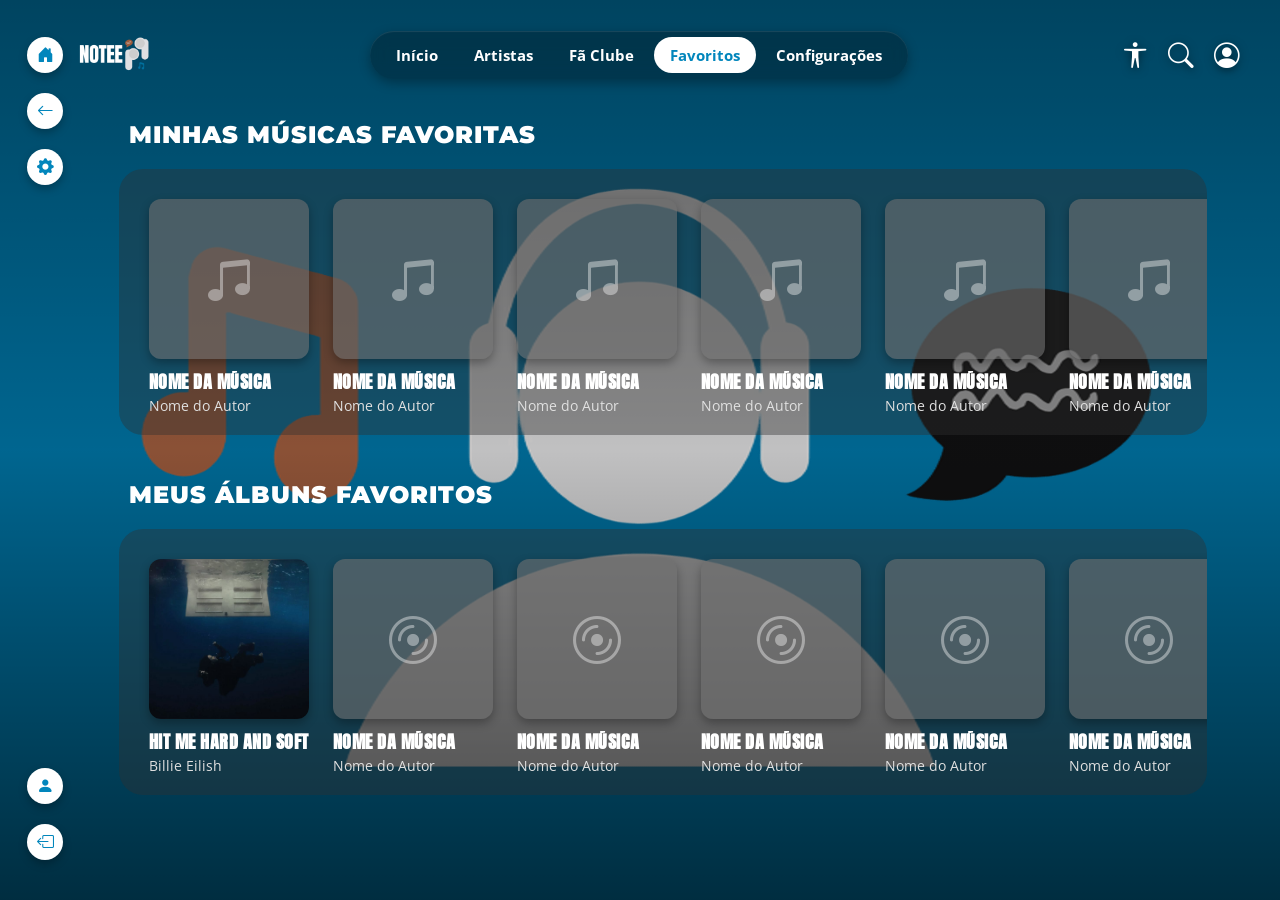
<file: projeto-de-engenharia-da-usabilidade-main/tela_favoritos.html>
<!DOCTYPE html>
<html lang="pt-BR">

<head>
    <meta charset="UTF-8">
    <meta name="viewport" content="width=device-width, initial-scale=1.0">
    <title>Notee - Favoritos</title>
    <link rel="preconnect" href="https://fonts.googleapis.com">
    <link rel="preconnect" href="https://fonts.gstatic.com" crossorigin>
    <link href="https://fonts.googleapis.com/css2?family=Anton&family=Open+Sans:wght@300;400;600;700&family=Montserrat:wght@900&display=swap" rel="stylesheet">

    <link rel="stylesheet" href="https://cdn.jsdelivr.net/npm/bootstrap-icons@1.11.3/font/bootstrap-icons.min.css">

    <link rel="stylesheet" href="style.css">
</head>

<body>

    <header class="main-header">
        <div class="header-left">
            <img src="imagens/Note-Logo.png" alt="Logo Notee" class="logo-img">
        </div>

        <nav class="header-nav">
            <a href="tela_albuns.html" class="nav-item">Início</a>
            <a href="albuns.html" class="nav-item">Artistas</a>
            <a href="fanClube.html" class="nav-item">Fã Clube</a>
            <a href="tela_favoritos.html" class="nav-item active">Favoritos</a>
            <a href="config.html" class="nav-item">Configurações</a>
        </nav>

        <div class="header-right">
            <i class="bi bi-universal-access access-icon"></i>
            <i class="bi bi-search search-icon"></i>
            <a href="perfil.html" style="color: inherit;"><i class="bi bi-person-circle user-icon"></i></a>
        </div>
    </header>

    <div class="container-geral-com-lateral">

        <aside class="menu-lateral">
            <div class="grupo-lateral-topo">
                <a href="tela_albuns.html" class="item-lateral-circular"><i class="bi bi-house-door-fill"></i></a>
                <a href="index.html" class="item-lateral-circular"><i class="bi bi-arrow-left"></i></a>
                <a href="config.html" class="item-lateral-circular"><i class="bi bi-gear-fill"></i></a>
            </div>

            <div class="grupo-lateral-rodape">
                <a href="perfil.html" class="item-lateral-circular"><i class="bi bi-person-fill"></i></a>
                <a href="index.html" class="item-lateral-circular"><i class="bi bi-box-arrow-left"></i></a>
            </div>
        </aside>

        <main class="content-container">

            <section class="music-section">
                <h2 class="section-title">Minhas músicas favoritas</h2>
                <div class="albums-grid">

                    <div class="album-card">
                        <div class="album-cover placeholder-cover"><i class="bi bi-music-note-beamed"></i></div>
                        <div class="album-info">
                            <h3 class="album-name">Nome da Música</h3>
                            <p class="artist-name">Nome do Autor</p>
                        </div>
                    </div>

                    <div class="album-card">
                        <div class="album-cover placeholder-cover"><i class="bi bi-music-note-beamed"></i></div>
                        <div class="album-info">
                            <h3 class="album-name">Nome da Música</h3>
                            <p class="artist-name">Nome do Autor</p>
                        </div>
                    </div>

                    <div class="album-card">
                        <div class="album-cover placeholder-cover"><i class="bi bi-music-note-beamed"></i></div>
                        <div class="album-info">
                            <h3 class="album-name">Nome da Música</h3>
                            <p class="artist-name">Nome do Autor</p>
                        </div>
                    </div>

                     <div class="album-card">
                        <div class="album-cover placeholder-cover"><i class="bi bi-music-note-beamed"></i></div>
                        <div class="album-info">
                            <h3 class="album-name">Nome da Música</h3>
                            <p class="artist-name">Nome do Autor</p>
                        </div>
                    </div>

                     <div class="album-card">
                        <div class="album-cover placeholder-cover"><i class="bi bi-music-note-beamed"></i></div>
                        <div class="album-info">
                            <h3 class="album-name">Nome da Música</h3>
                            <p class="artist-name">Nome do Autor</p>
                        </div>
                    </div>

                     <div class="album-card">
                        <div class="album-cover placeholder-cover"><i class="bi bi-music-note-beamed"></i></div>
                        <div class="album-info">
                            <h3 class="album-name">Nome da Música</h3>
                            <p class="artist-name">Nome do Autor</p>
                        </div>
                    </div>

                     <div class="album-card">
                        <div class="album-cover placeholder-cover"><i class="bi bi-music-note-beamed"></i></div>
                        <div class="album-info">
                            <h3 class="album-name">Nome da Música</h3>
                            <p class="artist-name">Nome do Autor</p>
                        </div>
                    </div>

                     <div class="album-card">
                        <div class="album-cover placeholder-cover"><i class="bi bi-music-note-beamed"></i></div>
                        <div class="album-info">
                            <h3 class="album-name">Nome da Música</h3>
                            <p class="artist-name">Nome do Autor</p>
                        </div>
                    </div>

                     <div class="album-card">
                        <div class="album-cover placeholder-cover"><i class="bi bi-music-note-beamed"></i></div>
                        <div class="album-info">
                            <h3 class="album-name">Nome da Música</h3>
                            <p class="artist-name">Nome do Autor</p>
                        </div>
                    </div>

                     <div class="album-card">
                        <div class="album-cover placeholder-cover"><i class="bi bi-music-note-beamed"></i></div>
                        <div class="album-info">
                            <h3 class="album-name">Nome da Música</h3>
                            <p class="artist-name">Nome do Autor</p>
                        </div>
                    </div>

                </div>
            </section>

            <section class="music-section">
                <h2 class="section-title">Meus álbuns favoritos</h2>
                <div class="albums-grid">

                    <a href="tela_avaliacao.html" style="text-decoration: none; color: inherit;">
                        <div class="album-card">
                            <img src="imagens/hmhas.jpg" alt="Capa do Álbum" class="album-cover">
                            <div class="album-info">
                                <h3 class="album-name">HIT ME HARD AND SOFT</h3>
                                <p class="artist-name">Billie Eilish</p>
                            </div>
                        </div>
                    </a>

                    <div class="album-card">
                        <div class="album-cover placeholder-cover"><i class="bi bi-disc"></i></div>
                        <div class="album-info">
                            <h3 class="album-name">NOME DA MÚSICA</h3>
                            <p class="artist-name">Nome do Autor</p>
                        </div>
                    </div>

                    <div class="album-card">
                        <div class="album-cover placeholder-cover"><i class="bi bi-disc"></i></div>
                        <div class="album-info">
                            <h3 class="album-name">NOME DA MÚSICA</h3>
                            <p class="artist-name">Nome do Autor</p>
                        </div>
                    </div>

                     <div class="album-card">
                        <div class="album-cover placeholder-cover"><i class="bi bi-disc"></i></div>
                        <div class="album-info">
                            <h3 class="album-name">NOME DA MÚSICA</h3>
                            <p class="artist-name">Nome do Autor</p>
                        </div>
                    </div>

                     <div class="album-card">
                        <div class="album-cover placeholder-cover"><i class="bi bi-disc"></i></div>
                        <div class="album-info">
                            <h3 class="album-name">NOME DA MÚSICA</h3>
                            <p class="artist-name">Nome do Autor</p>
                        </div>
                    </div>

                     <div class="album-card">
                        <div class="album-cover placeholder-cover"><i class="bi bi-disc"></i></div>
                        <div class="album-info">
                            <h3 class="album-name">NOME DA MÚSICA</h3>
                            <p class="artist-name">Nome do Autor</p>
                        </div>
                    </div>

                     <div class="album-card">
                        <div class="album-cover placeholder-cover"><i class="bi bi-disc"></i></div>
                        <div class="album-info">
                            <h3 class="album-name">NOME DA MÚSICA</h3>
                            <p class="artist-name">Nome do Autor</p>
                        </div>
                    </div>

                     <div class="album-card">
                        <div class="album-cover placeholder-cover"><i class="bi bi-disc"></i></div>
                        <div class="album-info">
                            <h3 class="album-name">NOME DA MÚSICA</h3>
                            <p class="artist-name">Nome do Autor</p>
                        </div>
                    </div>

                     <div class="album-card">
                        <div class="album-cover placeholder-cover"><i class="bi bi-disc"></i></div>
                        <div class="album-info">
                            <h3 class="album-name">NOME DA MÚSICA</h3>
                            <p class="artist-name">Nome do Autor</p>
                        </div>
                    </div>

                     <div class="album-card">
                        <div class="album-cover placeholder-cover"><i class="bi bi-disc"></i></div>
                        <div class="album-info">
                            <h3 class="album-name">NOME DA MÚSICA</h3>
                            <p class="artist-name">Nome do Autor</p>
                        </div>
                    </div>

                </div>
            </section>

        </main>
    </div>

    <script src="script.js"></script>
</body>

</html>
</file>
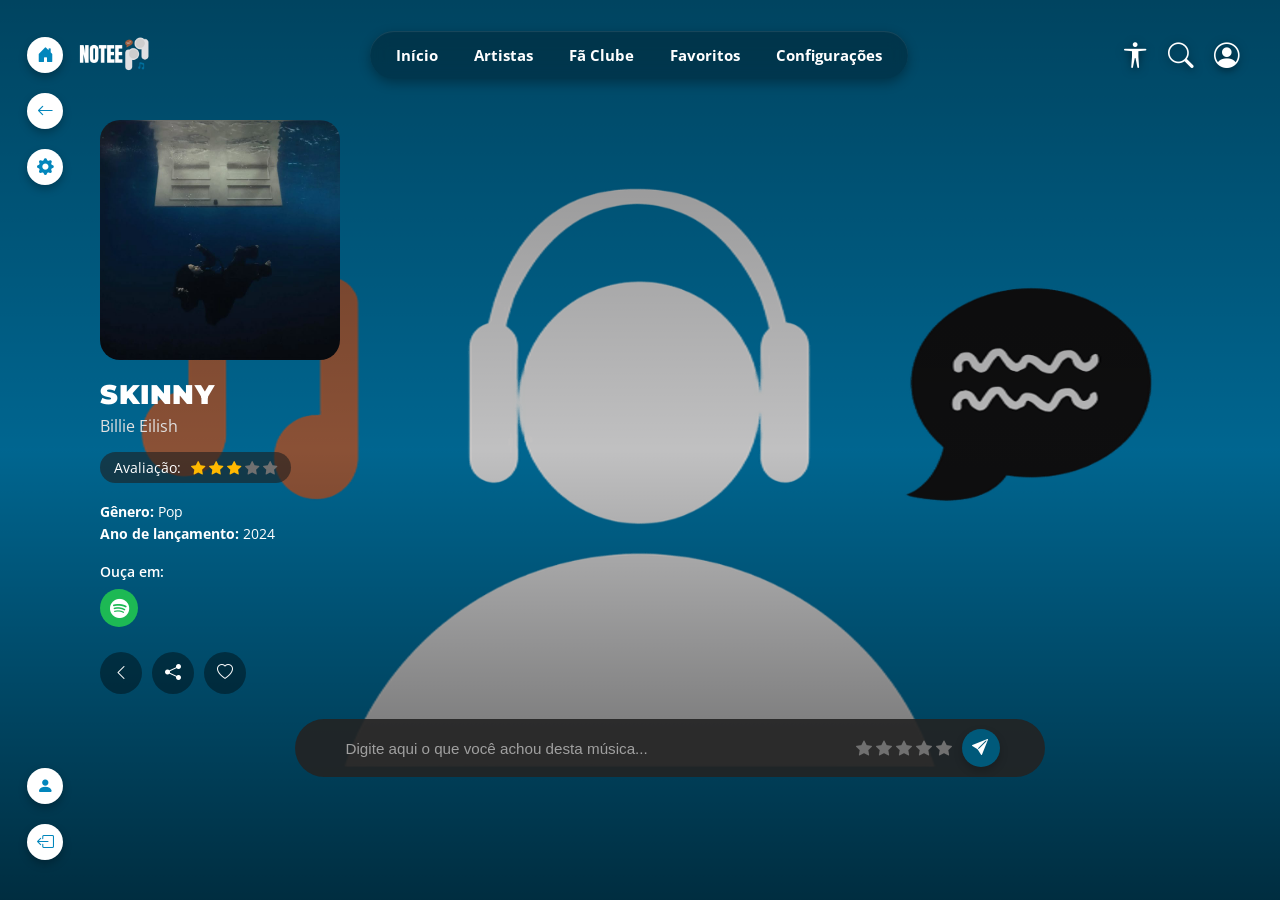
<file: projeto-de-engenharia-da-usabilidade-main/TelaComentario.html>
<!DOCTYPE html>
<html lang="pt-BR">

<head>
    <meta charset="UTF-8">
    <meta name="viewport" content="width=device-width, initial-scale=1.0">
    <title>Notee - Avaliação de Música</title>

    <link rel="preconnect" href="https://fonts.googleapis.com">
    <link rel="preconnect" href="https://fonts.gstatic.com" crossorigin>
    <link
        href="https://fonts.googleapis.com/css2?family=Anton&family=Open+Sans:wght@300;400;600;700&family=Montserrat:wght@900&display=swap"
        rel="stylesheet">

    <link rel="stylesheet" href="https://cdn.jsdelivr.net/npm/bootstrap-icons@1.11.3/font/bootstrap-icons.min.css">

    <link rel="stylesheet" href="style2.css">
</head>

<body>

    <header class="cabecalho-principal">
        <div class="cabecalho-esquerdo">
            <img src="imagens/Note-Logo.png" alt="Logo Notee" class="imagem-logo">
        </div>

        <nav class="navegacao-cabecalho">
            <a href="tela_albuns.html" class="item-navegacao">Início</a> 
            <a href="tela_artistas.html" class="item-navegacao">Artistas</a>
            <a href="fanClube.html" class="item-navegacao">Fã Clube</a>
            <a href="tela_favoritos.html" class="item-navegacao">Favoritos</a>
            <a href="config.html" class="item-navegacao">Configurações</a>
        </nav>

        <div class="cabecalho-direito">
            <i class="bi bi-universal-access icone-acessibilidade"></i>
            <i class="bi bi-search icone-busca"></i>
            <a href="perfil.html" style="color: inherit;"><i class="bi bi-person-circle icone-usuario"></i></a>
        </div>
        </div>
    </header>

    <div class="container-geral-com-lateral">
        <aside class="menu-lateral">
            <div class="grupo-lateral-topo">
                <a href="tela_albuns.html" class="item-lateral-circular"><i class="bi bi-house-door-fill"></i></a>
                <a href="tela_albuns.html" class="item-lateral-circular"><i class="bi bi-arrow-left"></i></a>
                <a href="config.html" class="item-lateral-circular"><i class="bi bi-gear-fill"></i></a>
            </div>

            <div class="grupo-lateral-rodape">
                <a href="perfil.html" class="item-lateral-circular"><i class="bi bi-person-fill"></i></a>
                <a href="index.html" class="item-lateral-circular"><i class="bi bi-box-arrow-left"></i></a>
            </div>
        </aside>

        <main class="content-container">
            <div class="layout-album">
                <aside class="detalhes-album">
                    <div class="capa-album-grande"></div>

                    <h1 class="titulo-album">SKINNY</h1>
                    <p class="autor-album">Billie Eilish</p>

                    <div class="box-avaliacao">
                        <span>Avaliação:</span>
                        <div class="estrelas">
                            <i class="bi bi-star-fill ativa"></i>
                            <i class="bi bi-star-fill ativa"></i>
                            <i class="bi bi-star-fill ativa"></i>
                            <i class="bi bi-star-fill"></i>
                            <i class="bi bi-star-fill"></i>
                        </div>
                    </div>

                    <div class="info-adicional">
                        <p><strong>Gênero:</strong> Pop</p>
                        <p><strong>Ano de lançamento:</strong> 2024</p>
                    </div>

                    <div class="streaming-section">
                        <p class="label-ouca">Ouça em:</p>
                        <div class="icones-streaming">
                            <a href="https://open.spotify.com/intl-pt/track/1CsMKhwEmNnmvHUuO5nryA?si=c9f7d9b09f29456d"
                                target="_blank" rel="noopener noreferrer">
                                <span class="stream-icon spotify"><i class="bi bi-spotify"></i></span>
                            </a>
                        </div>
                    </div>

                    <div class="botoes-acao">
                        <button class="btn-circular"><i class="bi bi-chevron-left"></i></button>
                        <button class="btn-circular"><i class="bi bi-share-fill"></i></button>
                        <button class="btn-circular btn-favorito-album"><i class="bi bi-heart"></i></button>
                    </div>
                </aside>

                <section class="comentarios-area">
                    <div id="comentarios-lista" class="comentarios-lista"></div>
                </section>
            </div>

            <footer class="barra-comentario">
                <input id="comentario" type="text" placeholder="Digite aqui o que você achou desta música..." class="input-opiniao">
                <div id="avaliacao" class="estrelas-comentario">
                    <i class="bi bi-star-fill estrela-comentario-interativa" data-valor="1"></i>
                    <i class="bi bi-star-fill estrela-comentario-interativa" data-valor="2"></i>
                    <i class="bi bi-star-fill estrela-comentario-interativa" data-valor="3"></i>
                    <i class="bi bi-star-fill estrela-comentario-interativa" data-valor="4"></i>
                    <i class="bi bi-star-fill estrela-comentario-interativa" data-valor="5"></i>
                </div>
                <button onclick="ComentarMusica()" class="btn-enviar-avaliacao" title="Enviar Avaliação">
                    <i class="bi bi-send-fill"></i>
                </button>
            </footer>
        </main>
        
    </div>

    <script src="script.js"></script>

</body>

</html>
</file>
<file: projeto-de-engenharia-da-usabilidade-main/style.css>
/* ==========================================================================
   1. CONFIGURAÇÕES GERAIS E RESET
   ========================================================================== */
* {
    margin: 0;
    padding: 0;
    box-sizing: border-box;
}

body {
    background-image: linear-gradient(rgba(0, 0, 0, 0.4) 0%, rgba(0, 0, 0, 0.1) 50%, rgba(0, 0, 0, 0.6) 100%), 
                      url('imagens/Wireframe_Notee_LaSalle_2026 (1).png');
    background-size: cover;
    background-position: center;
    background-repeat: no-repeat;
    background-attachment: fixed;
    background-color: #0071A0; 
    color: #FFFFFF;
    font-family: 'Open Sans', sans-serif;
    min-height: 100vh;
    overflow-x: hidden; 
}

/* ==========================================================================
   2. BARRA SUPERIOR (Ajustada com a casinha removida do topo horizontal)
   ========================================================================== */
.main-header {
    display: flex;
    justify-content: space-between;
    align-items: center;          
    width: 100vw;                 
    background-color: transparent; 
    padding: 15px 40px 10px 20px;  
    position: fixed;              
    top: 0;
    left: 0;
    z-index: 90;                  
}

.header-left {
    display: flex;
    align-items: center;
    /* AJUSTADO: Reduzido de 110px para 55px para o Notee colar harmonicamente perto do menu vertical */
    margin-left: 55px; 
}

.logo-img {
    height: 80px;                  
    width: auto;                  
    object-fit: contain;
    flex-shrink: 0;
}

.header-nav {
    display: flex;
    align-items: center;
    background-color: rgba(0, 0, 0, 0.25); 
    padding: 6px 10px;
    border-radius: 30px;
    gap: 4px;
    box-shadow: 0 4px 12px rgba(0, 0, 0, 0.3), 
                inset 0 1px 1px rgba(255, 255, 255, 0.1);
    backdrop-filter: blur(8px);
    -webkit-backdrop-filter: blur(8px);
}

.nav-item {
    color: #FFFFFF;
    text-decoration: none;
    font-size: 0.95rem;
    padding: 8px 16px;
    border-radius: 20px;
    transition: all 0.2s ease;
    font-family: 'Open Sans', sans-serif;
    font-weight: 700;              
}

.nav-item:hover {
    background-color: rgba(255, 255, 255, 0.1);
}

.nav-item.active {
    background-color: #FFFFFF;
    color: #0286bc;               
}

.header-right {
    display: flex;
    align-items: center;
    gap: 20px;
}

.access-icon, .search-icon, .user-icon {
    font-size: 1.6rem;
    color: #FFFFFF;
    cursor: pointer;
    filter: drop-shadow(0px 2px 4px rgba(0, 0, 0, 0.5));
}

.active-profile {
    color: #00b0f0 !important;
}

/* ==========================================================================
   3. LAYOUT DE CONTEÚDO E CONTAINERS (Centralizados perfeitos)
   ========================================================================== */
.content-container {
    width: 100%;
    padding: 120px 40px 40px 85px; /* 85px de padding mantém os cards protegidos longe do menu lateral */
    display: flex;
    flex-direction: column;
    gap: 45px;
}

.music-section {
    width: 100%;
    max-width: 85vw;   
    margin: 0 auto;    /* Mantém centralizado em telas ultra-wide */
    display: flex;
    flex-direction: column;
}

.section-title {
    font-family: 'Montserrat', sans-serif; 
    font-weight: 900;
    text-transform: uppercase;
    font-size: 1.5rem;
    margin-bottom: 20px;
    letter-spacing: 1px;
    padding-left: 10px; 
}

/* ==========================================================================
   4. SEÇÃO DO PERFIL CENTRALIZADA
   ========================================================================== */
.secao-identidade-usuario {
    display: flex;
    align-items: center;
    gap: 35px;
    background-color: rgba(48, 48, 48, 0.35);
    padding: 30px;
    border-radius: 30px;
    border-top: 1px solid rgba(255, 255, 255, 0.15);
    box-shadow: 0 8px 24px rgba(0, 0, 0, 0.3);
    backdrop-filter: blur(10px);
    -webkit-backdrop-filter: blur(10px);
    
    max-width: 85vw;   
    width: 100%;       
    margin: 0 auto;    
}

.avatar-usuario-wrapper {
    width: 130px;
    height: 130px;
    background-color: #1a1a1a;
    border-radius: 50%;
    display: flex;
    justify-content: center;
    align-items: center;
    border: 3px solid rgba(255, 255, 255, 0.2);
    box-shadow: 0 4px 10px rgba(0, 0, 0, 0.4);
    flex-shrink: 0;
}

.avatar-usuario-wrapper i {
    font-size: 4.5rem;
    color: rgba(255, 255, 255, 0.8);
}

.infos-usuario-bloco {
    flex: 1;
    display: flex;
    flex-direction: column;
    gap: 12px;
}

.linha-topo-usuario {
    display: flex;
    align-items: center;
    gap: 15px;
}

.username-title {
    font-family: 'Montserrat', sans-serif;
    font-weight: 900;
    font-size: 1.8rem;
    letter-spacing: 0.5px;
}

.btn-editar-perfil, .btn-compartilhar-perfil {
    background-color: #00597A;
    border: none;
    color: #ffffff;
    border-radius: 20px;
    padding: 6px 16px;
    font-weight: 600;
    font-size: 0.85rem;
    cursor: pointer;
    display: flex;
    align-items: center;
    gap: 6px;
    box-shadow: 0 4px 6px rgba(0, 0, 0, 0.15);
    transition: background 0.2s;
}

.btn-compartilhar-perfil {
    width: 32px;
    height: 32px;
    padding: 0;
    border-radius: 50%;
    justify-content: center;
}

.btn-editar-perfil:hover, .btn-compartilhar-perfil:hover {
    background-color: #00658B;
}

.estatisticas-usuario {
    display: flex;
    gap: 30px;
}

.stat-item {
    font-size: 1rem;
    font-family: 'Open Sans', sans-serif;
}

.stat-item strong {
    font-size: 1.1rem;
    color: #ffffff;
}

.stat-item span {
    color: rgba(255, 255, 255, 0.7);
    margin-left: 2px;
}

.caixa-bio-usuario {
    background-color: rgba(0, 0, 0, 0.25);
    padding: 12px 18px;
    border-radius: 12px;
    border: 1px solid rgba(255, 255, 255, 0.05);
}

.caixa-bio-usuario p {
    font-size: 0.9rem;
    color: rgba(255, 255, 255, 0.8);
    line-height: 1.4;
}

/* ==========================================================================
   5. CARROSSEL DE ÁLBUNS
   ========================================================================== */
.albums-grid {
    display: flex;
    flex-wrap: nowrap;            
    gap: 24px;         
    overflow-x: auto; 
    overflow-y: hidden;           
    background-color: rgba(48, 48, 48, 0.4); 
    border-radius: 24px;          
    padding: 30px 30px 20px 30px; 
    scrollbar-width: none;        
    width: 100%; 
}

.albums-grid::-webkit-scrollbar {
    display: none; 
}

.album-card {
    display: flex;
    flex-direction: column;
    align-items: flex-start;
    width: 160px;                 
    flex-shrink: 0;
    cursor: pointer; 
}

.album-cover {
    width: 100%;
    height: 160px;                
    object-fit: cover;
    background-color: rgba(111, 111, 111, 0.6); 
    border-radius: 12px;
    margin-bottom: 12px;
    box-shadow: 0 4px 10px rgba(0, 0, 0, 0.3);
    transition: transform 0.3s cubic-bezier(0.25, 1, 0.5, 1), box-shadow 0.3s ease;
}

.placeholder-cover {
    display: flex;
    align-items: center;
    justify-content: center;
    font-size: 3rem;
    color: rgba(255, 255, 255, 0.4);
}

.album-card:hover .album-cover {
    transform: scale(1.06); 
    box-shadow: 0 8px 20px rgba(0, 0, 0, 0.5); 
}

.album-info { width: 100%; }

.album-name {
    font-family: 'Anton', sans-serif;
    font-size: 1.1rem;
    text-transform: uppercase;
    color: #FFFFFF;
    line-height: 1.2;
    margin-bottom: 4px;
    white-space: nowrap;
    overflow: hidden;
    text-overflow: ellipsis;
    
    text-shadow: none !important; 
    letter-spacing: 0.5px;
}

.artist-name {
    font-family: 'Open Sans', sans-serif;
    font-size: 0.85rem;
    color: #E0E0E0;
}

/* ==========================================================================
   6. SEÇÃO DE RESENHAS
   ========================================================================== */
.reviews-container-block {
    max-width: 85vw; 
    width: 100%;
    margin: 0 auto;  
}

.bloco-resenha-item {
    display: flex;
    gap: 24px;
    margin-bottom: 20px;
    align-items: stretch;
}

.review-card-fixo {
    flex-shrink: 0;
}

.balao-resenha-conteudo {
    flex: 1;
    background-color: #00597A; 
    border-radius: 18px;
    padding: 20px 25px;
    display: flex;
    flex-direction: column;
    gap: 12px;
    border-top: 1px solid rgba(255, 255, 255, 0.15);
    box-shadow: 0 8px 20px rgba(0, 0, 0, 0.3);
}

.topo-balao-resenha {
    display: flex;
    justify-content: space-between;
    align-items: center;
}

.usuario-resenha {
    display: flex;
    align-items: center;
    gap: 8px;
    font-size: 0.95rem;
    font-weight: 600;
}

.estrelas-resenha {
    color: #FFB800; 
    display: flex;
    gap: 3px;
    font-size: 1rem;
}

.texto-resenha {
    font-size: 0.95rem;
    line-height: 1.5;
    color: rgba(255, 255, 255, 0.9);
}

/* ==========================================================================
   7. MENU LATERAL FIXO REPOSICIONADO (Travado na borda esquerda padrão)
   ========================================================================== */
.menu-lateral {
    width: 60px; 
    display: flex;
    flex-direction: column;
    justify-content: space-between;
    align-items: center;
    padding: 37px 0 40px 0;        
    position: fixed;               
    top: 0;
    left: 15px; /* Mantido fixo coladinho no canto esquerdo da tela */                   
    height: 100vh; 
    z-index: 100;                  
}

.grupo-lateral-topo, .grupo-lateral-rodape {
    display: flex;
    flex-direction: column;
    gap: 20px; 
    align-items: center;
}

.item-lateral-circular {
    width: 36px; 
    height: 36px;
    border-radius: 50%;
    background-color: #FFFFFF;
    color: #0286bc; 
    font-size: 1.05rem; 
    display: flex;
    align-items: center;
    justify-content: center;
    text-decoration: none;
    box-shadow: 0 4px 8px rgba(0, 0, 0, 0.25);
    transition: transform 0.2s ease;
}

.item-lateral-circular i {
    display: flex;
    align-items: center;
    justify-content: center;
}

.item-lateral-circular:hover {
    transform: scale(1.08);
}

/* ==========================================================================
   9. TELA DE DETALHES DO ÁLBUM (NÍTIDO E COM BOTÃO ENVIAR)
   ========================================================================== */
.layout-album {
    display: grid;
    grid-template-columns: 250px 1fr;
    gap: 50px;
    align-items: start;
    width: 100%;
}

.detalhes-album {
    display: flex;
    flex-direction: column;
    align-items: flex-start;
}

.capa-album-grande {
    width: 240px;
    height: 240px;
    background-image: url('imagens/hmhas.jpg');
    background-size: cover;
    background-position: center;
    border-radius: 20px;
    margin-bottom: 18px;
}

.titulo-album {
    font-family: 'Montserrat', sans-serif;
    font-weight: 900;
    text-transform: uppercase;
    font-size: 1.7rem;
    margin-bottom: 4px;
    letter-spacing: 0.5px;
    text-shadow: none !important; /* Remove qualquer borrão neon */
}

.autor-album {
    font-size: 1rem;
    font-weight: 400;
    color: #E0E0E0;
    margin-bottom: 15px;
}

.box-avaliacao {
    display: flex;
    align-items: center;
    gap: 10px;
    background-color: rgba(30, 30, 30, 0.6);
    padding: 6px 14px;
    border-radius: 20px;
    font-size: 0.9rem;
    margin-bottom: 18px;
}

.estrelas, .estrelas-comentario {
    display: flex;
    gap: 4px;
    color: #707070;
}

.estrelas .ativa, .estrelas-comentario .ativa {
    color: #FFB800;
}

.info-adicional {
    font-size: 0.9rem;
    line-height: 1.5;
    margin-bottom: 18px;
}

.label-ouca {
    font-size: 0.9rem;
    font-weight: 600;
    margin-bottom: 8px;
}

.icones-streaming {
    display: flex;
    gap: 10px;
    margin-bottom: 25px;
}

.stream-icon {
    width: 38px;
    height: 38px;
    border-radius: 50%;
    display: flex;
    align-items: center;
    justify-content: center;
    font-size: 1.2rem;
    cursor: pointer;
}

.stream-icon.spotify {
    background-color: #1DB954 !important;
    color: #FFFFFF !important;
}

.botoes-acao {
    display: flex;
    gap: 10px;
}

.btn-circular {
    width: 42px;
    height: 42px;
    border-radius: 50%;
    border: none;
    background-color: rgba(0, 0, 0, 0.4);
    color: #FFFFFF;
    font-size: 1rem;
    display: flex;
    align-items: center;
    justify-content: center;
    cursor: pointer;
    transition: background 0.2s ease, color 0.2s ease;
}

.btn-circular:hover {
    background-color: rgba(0, 0, 0, 0.6);
}

.lista-musicas-container {
    display: flex;
    flex-direction: column;
    width: 100%;
}

.titulo-secao-musicas {
    font-family: 'Montserrat', sans-serif;
    font-weight: 900;
    text-transform: uppercase;
    font-size: 1.3rem;
    margin-bottom: 22px;
    letter-spacing: 2px;
    color: rgba(255, 255, 255, 0.9);
    display: flex;
    align-items: center;
    gap: 15px;
}

.titulo-secao-musicas::after {
    content: '';
    flex: 1;
    height: 1px;
    background: linear-gradient(to right, rgba(255, 255, 255, 0.3), transparent);
}

.lista-musicas-bloco {
    display: flex;
    flex-direction: column;
    gap: 12px;
    width: 100%;
}

.card-musica {
    display: flex;
    justify-content: space-between;
    align-items: center;
    background-color: #00597A;
    padding: 16px 28px;
    border-radius: 14px;
    width: 100%;
    border-top: 1px solid rgba(255, 255, 255, 0.15);
    box-shadow: 0 4px 10px rgba(0, 0, 0, 0.15), /* Sombra suavizada para nitidez */
        inset 0 1px 0 rgba(255, 255, 255, 0.05);
    transition: transform 0.2s ease, box-shadow 0.2s ease;
}

.card-musica:hover {
    transform: translateY(-2px);
    box-shadow: 0 8px 16px rgba(0, 0, 0, 0.3);
    background-color: #00658B;
}

.musica-lado-esquerdo {
    display: flex;
    align-items: center;
    gap: 16px;
}

.numero-faixa {
    font-size: 1rem;
    font-weight: 700;
    color: rgba(255, 255, 255, 0.7);
    min-width: 20px;
}

.capa-miniatura-musica {
    width: 40px;
    height: 40px;
    background-image: url('imagens/hmhas.jpg');
    background-size: cover;
    background-position: center;
    border-radius: 6px;
}

.textos-musica {
    display: flex;
    flex-direction: column;
    gap: 2px;
}

.nome-musica {
    font-size: 1.05rem;
    font-weight: 700;
}

.subtitulo-artista {
    font-size: 0.85rem;
    color: #E0E0E0;
    font-weight: 400;
}

.musica-lado-direito {
    display: flex;
    align-items: center;
    gap: 24px;
}

.duracao-musica {
    font-size: 0.95rem;
    font-weight: 600;
    color: rgba(255, 255, 255, 0.6);
}

.link-play-faixa {
    text-decoration: none !important;
    display: inline-flex;
    align-items: center;
    justify-content: center;
}

.icone-play-musica {
    font-size: 1.5rem;
    color: rgba(255, 255, 255, 0.6);
    cursor: pointer;
    transition: color 0.2s ease, transform 0.2s ease;
}

.icone-play-musica:hover {
    color: #1DB954;
    transform: scale(1.15);
}

.icone-coracao-musica {
    font-size: 1.2rem;
    color: rgba(255, 255, 255, 0.4);
    cursor: pointer;
    transition: color 0.2s ease, transform 0.2s ease;
}

.icone-coracao-musica:hover {
    color: #FF4A5A;
    transform: scale(1.1);
}

.estrelas-musica {
    display: flex;
    gap: 4px;
    color: rgba(255, 255, 255, 0.3);
}

.estrela-interativa, .estrela-comentario-interativa {
    cursor: pointer;
    transition: color 0.15s ease, transform 0.15s ease;
}

.estrela-interativa:hover, .estrela-comentario-interativa:hover {
    transform: scale(1.15);
}

.estrelas-musica .active, .estrelas-musica .ativa {
    color: #FFB800;
}

.barra-comentario {
    display: flex;
    justify-content: space-between;
    align-items: center;
    background-color: rgba(35, 35, 35, 0.9);
    padding: 10px 20px 10px 25px; 
    border-radius: 30px;
    width: 100%;
    gap: 15px;
}

.input-opiniao {
    flex: 1;
    background: transparent;
    border: none;
    color: #FFFFFF;
    font-size: 0.95rem;
    outline: none;
}

.input-opiniao::placeholder {
    color: #A0A0A0;
}

.btn-enviar-avaliacao {
    background-color: #00597A;
    border: none;
    color: #ffffff;
    width: 38px;
    height: 38px;
    border-radius: 50%;
    display: flex;
    align-items: center;
    justify-content: center;
    cursor: pointer;
    box-shadow: 0 4px 8px rgba(0, 0, 0, 0.2);
    transition: background-color 0.2s ease, transform 0.2s ease;
}

.btn-enviar-avaliacao i {
    font-size: 1rem;
    margin-left: -2px; 
}

.btn-enviar-avaliacao:hover {
    background-color: #00658B;
    transform: scale(1.05);
}
.music-link {
    text-decoration: none; 
    color: inherit; 
    transition: color 0.2s ease, text-decoration
}

/* ==========================================================================
   10. AJUSTES ESPECÍFICOS PARA A TELA DE FAVORITOS (Corações de Destaque)
   ========================================================================== */
.album-card-wrapper {
    position: relative;
    display: inline-block;
    flex-shrink: 0; 
}

.favorite-btn {
    position: absolute;
    top: 10px;
    right: 10px;
    background: rgba(0, 0, 0, 0.6);
    border: none;
    border-radius: 50%;
    width: 32px;
    height: 32px;
    display: flex;
    align-items: center;
    justify-content: center;
    color: #FFFFFF;
    cursor: pointer;
    transition: all 0.2s ease;
    z-index: 10;
    box-shadow: 0 2px 5px rgba(0,0,0,0.3);
}

.favorite-btn:hover {
    transform: scale(1.1);
    background: rgba(0, 0, 0, 0.8);
}

.favorite-btn.pinned {
    color: #ff3366; 
}

.secao-top-avaliacoes {
    margin-top: 15px; 
    display: flex;
    flex-direction: column;
    width: 100%;
}

.titulo-secao-reviews {
    font-family: 'Montserrat', sans-serif;
    font-weight: 900;
    text-transform: uppercase;
    font-size: 1.3rem;
    margin-bottom: 22px;
    letter-spacing: 2px;
    color: rgba(255, 255, 255, 0.9);
    display: flex;
    align-items: center;
    gap: 15px;
}

.lista-reviews {
    display: flex;
    flex-direction: column;
    gap: 16px;
    width: 100%;
}

.card-review {
    display: flex;
    flex-direction: column;
    background-color: #00597A; 
    padding: 20px 28px;
    border-radius: 14px;
    width: 100%;
    border-top: 1px solid rgba(255, 255, 255, 0.15);
    box-shadow: 0 4px 10px rgba(0, 0, 0, 0.15),
        inset 0 1px 0 rgba(255, 255, 255, 0.05);
    transition: transform 0.2s ease, background-color 0.2s ease;
}

.card-review:hover {
    transform: translateY(-2px);
    background-color: #00658B;
    box-shadow: 0 8px 16px rgba(0, 0, 0, 0.3);
}

.review-header {
    display: flex;
    justify-content: space-between;
    align-items: center;
    margin-bottom: 12px;
}

.usuario-info {
    display: flex;
    align-items: center;
    gap: 12px;
}

.user-review-icon {
    font-size: 1.5rem;
    color: rgba(255, 255, 255, 0.8);
}

.nome-usuario {
    font-size: 1rem;
    font-weight: 700;
    color: #FFFFFF;
}

.estrelas-review {
    display: flex;
    gap: 4px;
    color: #707070;
    font-size: 0.9rem;
}

.estrelas-review .ativa {
    color: #FFB800; 
}

.texto-review {
    font-size: 1rem;
    line-height: 1.5;
    color: #E0E0E0;
    margin-bottom: 16px;
}

.review-acoes {
    display: flex;
    gap: 20px;
    border-top: 1px solid rgba(255, 255, 255, 0.1);
    padding-top: 12px;
}

.btn-acao-review {
    background: none;
    border: none;
    color: rgba(255, 255, 255, 0.7);
    font-size: 0.9rem;
    font-weight: 600;
    display: flex;
    align-items: center;
    gap: 8px;
    cursor: pointer;
    padding: 4px 8px;
    border-radius: 6px;
    transition: background-color 0.2s ease, color 0.2s ease;
}

.btn-acao-review:hover {
    background-color: rgba(255, 255, 255, 0.1);
    color: #FFFFFF;
}

.btn-curtir:hover i {
    color: #FF4B4B; 
}

.btn-responder:hover i {
    color: #00D2FF; 
}

.contador-likes,
.contador-respostas {
    font-size: 0.85rem;
    font-weight: 400;
    color: rgba(255, 255, 255, 0.6);
}
</file>
<file: projeto-de-engenharia-da-usabilidade-main/style2.css>
/* ==========================================================================
   1. CONFIGURAÇÕES GERAIS E RESET
   ========================================================================== */
* {
    margin: 0;
    padding: 0;
    box-sizing: border-box;
}

body {
    background-image: linear-gradient(rgba(0, 0, 0, 0.4) 0%, rgba(0, 0, 0, 0.1) 50%, rgba(0, 0, 0, 0.6) 100%), 
                      url('imagens/Wireframe_Notee_LaSalle_2026 (1).png');
    background-size: cover;
    background-position: center;
    background-repeat: no-repeat;
    background-attachment: fixed;
    background-color: #0071A0; 
    color: #FFFFFF;
    font-family: 'Open Sans', sans-serif;
    min-height: 100vh;
    overflow-x: hidden; 
}

/* ==========================================================================
   2. BARRA SUPERIOR / CABEÇALHO
   ========================================================================== */
.cabecalho-principal {
    display: flex;
    justify-content: space-between;
    align-items: center;
    width: 100vw;
    background-color: transparent;
    padding: 15px 40px 10px 20px; 
    position: fixed;
    top: 0;
    left: 0;
    z-index: 90;
}

.cabecalho-esquerdo {
    display: flex;
    align-items: center;
    margin-left: 55px; 
}

.imagem-logo {
    height: 80px;
    width: auto;
    object-fit: contain;
    flex-shrink: 0;
}

.navegacao-cabecalho {
    display: flex;
    align-items: center;
    background-color: rgba(0, 0, 0, 0.25);
    padding: 6px 10px;
    border-radius: 30px;
    gap: 4px;
    box-shadow: 0 4px 12px rgba(0, 0, 0, 0.3), 
                inset 0 1px 1px rgba(255, 255, 255, 0.1);
    backdrop-filter: blur(8px);
    -webkit-backdrop-filter: blur(8px);
}

.item-navegacao {
    color: #FFFFFF;
    text-decoration: none;
    font-size: 0.95rem;
    padding: 8px 16px;
    border-radius: 20px;
    transition: all 0.2s ease;
    font-family: 'Open Sans', sans-serif;
    font-weight: 700;
}

.item-navegacao:hover {
    background-color: rgba(255, 255, 255, 0.1);
}

.item-navegacao.ativo {
    background-color: #FFFFFF;
    color: #0286bc;
}

.cabecalho-direito {
    display: flex;
    align-items: center;
    gap: 20px;
}

.icone-acessibilidade, .icone-busca, .icone-usuario {
    font-size: 1.6rem;
    color: #FFFFFF;
    cursor: pointer;
    filter: drop-shadow(0px 2px 4px rgba(0, 0, 0, 0.5));
}

/* ==========================================================================
   3. LAYOUT DE CONTEÚDO ORIGINAL
   ========================================================================== */
.container-geral-com-lateral {
    display: flex;
    width: 100%;
}

.content-container {
    margin-left: 60px;
    flex: 1;
    padding: 120px 40px 40px 40px;
}

.settings-container {
    max-width: 600px;
    margin: 0 auto; 
    display: flex;
    flex-direction: column;
    align-items: center;
}

.settings-title {
    font-family: 'Montserrat', sans-serif;
    font-weight: 900;
    text-transform: uppercase;
    font-size: 36px;
    margin-bottom: 30px;
    text-align: center;
}

/* ==========================================================================
   4. BARRA DE PESQUISA (Estilo .box-avaliacao em cor, fonte e transparência)
   ========================================================================== */
.search-box {
    width: 100%;
    position: relative;
    margin-bottom: 20px;
}

.search-input {
    width: 100%;
    background-color: rgba(30, 30, 30, 0.6); 
    border: none;
    border-radius: 30px; 
    padding: 18px 25px;   
    color: #ffffff;
    font-family: 'Open Sans', sans-serif;
    font-size: 0.9rem;
    font-weight: normal;
    outline: none;
}

.search-input::placeholder {
    color: #ffffff;
    opacity: 0.8;
}

.search-icon {
    position: absolute;
    right: 25px;
    top: 50%;
    transform: translateY(-50%);
    color: #ffffff;
    font-size: 18px;
    pointer-events: none;
}

/* ==========================================================================
   5. PAINEL DE OPÇÕES (Estilo .card-musica puro aplicado direto nas linhas)
   ========================================================================== */
.options-panel {
    width: 100%;
    background-color: transparent; /* ZERADO: Remove o bloco azul antigo que cobria o fundo */
    display: flex;
    flex-direction: column;
    gap: 12px; 
}

.option-item {
    display: flex;
    justify-content: space-between;
    align-items: center;
    padding: 16px 28px; /* Padding original do card-musica */
    color: #ffffff;
    text-decoration: none;
    border-radius: 14px; /* Arredondamento original do card-musica */
    width: 100%;
    
    /* COPIADO DETALHADAMENTE DO SEU .CARD-MUSICA */
    background-color: #00597A; 
    border-top: 1px solid rgba(255, 255, 255, 0.15);
    box-shadow: 0 8px 20px rgba(0, 0, 0, 0.4), 
                inset 0 1px 0 rgba(255, 255, 255, 0.05);
                
    transition: transform 0.2s ease, box-shadow 0.2s ease, background-color 0.2s ease;
}

.option-text {
    font-family: 'Open Sans', sans-serif;
    font-size: 16px;
    font-weight: bold;
}

.option-icon {
    font-size: 22px;
}

/* HOVER COPIADO DETALHADAMENTE DO SEU .CARD-MUSICA:HOVER */
.option-item:hover {
    transform: translateY(-2px);
    box-shadow: 0 12px 24px rgba(0, 0, 0, 0.5);
    background-color: #00658B;
}

.barra-comentario {
    display: flex;
    justify-content: center;
    align-items: center;
    background-color: rgba(35, 35, 35, 0.9);
    padding: 10px 20px 10px 25px;
    border-radius: 30px;
    width: 90%;
    max-width: 750px;
    margin: 25px auto 0;
    gap: 10px;
}

.input-opiniao {
    flex: none;
    width: 500px;
    max-width: 500px;
    background: transparent;
    border: none;
    color: #FFFFFF;
    font-size: 0.95rem;
    outline: none;
    margin-right: 0;
}

.input-opiniao::placeholder {
    color: #A0A0A0;
}

.btn-enviar-avaliacao {
    background-color: #00597A;
    border: none;
    color: #ffffff;
    width: 38px;
    height: 38px;
    border-radius: 50%;
    display: flex;
    align-items: center;
    justify-content: center;
    cursor: pointer;
    box-shadow: 0 4px 8px rgba(0, 0, 0, 0.2);
    transition: background-color 0.2s ease, transform 0.2s ease;
}

.btn-enviar-avaliacao i {
    font-size: 1rem;
    margin-left: -2px;
}

.comentarios-lista {
    width: 90%;
    max-width: 750px;
    margin: 0 auto 20px;
    display: flex;
    flex-direction: column;
    gap: 16px;
}

.comentario-item {
    background: rgba(255, 255, 255, 0.06);
    border: 1px solid rgba(255, 255, 255, 0.08);
    border-radius: 18px;
    padding: 16px 18px;
}

.comentario-topo {
    display: flex;
    justify-content: space-between;
    align-items: center;
    gap: 12px;
    margin-bottom: 10px;
}

.comentario-autor,
.comentario-data {
    color: #ffffff;
    font-size: 0.88rem;
}

.comentario-autor {
    font-weight: 700;
}

.comentario-texto {
    color: #eaeaea;
    font-size: 0.95rem;
    line-height: 1.5;
    margin: 0;
}

.comentario-stars i {
    color: #ffcc00;
    margin-left: 3px;
}


.btn-enviar-avaliacao:hover {
    background-color: #00658B;
    transform: scale(1.05);
}

/* ==========================================================================
   6. MENU LATERAL FIXO 
   ========================================================================== */
.menu-lateral {
    width: 60px; 
    display: flex;
    flex-direction: column;
    justify-content: space-between;
    align-items: center;
    padding: 37px 0 40px 0;        
    position: fixed;               
    top: 0;
    left: 15px;                    
    height: 100vh; 
    z-index: 100;                  
}

.grupo-lateral-topo, .grupo-lateral-rodape {
    display: flex;
    flex-direction: column;
    gap: 20px; 
    align-items: center;
}

.item-lateral-circular {
    width: 36px; 
    height: 36px;
    border-radius: 50%;
    background-color: #FFFFFF;
    color: #0286bc; 
    font-size: 1.05rem; 
    display: flex;
    align-items: center;
    justify-content: center;
    text-decoration: none;
    box-shadow: 0 4px 8px rgba(0, 0, 0, 0.25);
    transition: transform 0.2s ease;
}

.item-lateral-circular i {
    display: flex;
    align-items: center;
    justify-content: center;
}

.item-lateral-circular:hover {
    transform: scale(1.08);
}

.layout-album {
    display: grid;
    grid-template-columns: 250px 1fr;
    gap: 50px;
    align-items: start;
    width: 100%;
}

.detalhes-album {
    display: flex;
    flex-direction: column;
    align-items: flex-start;
}

.capa-album-grande {
    width: 240px;
    height: 240px;
    background-image: url('imagens/hmhas.jpg');
    background-size: cover;
    background-position: center;
    border-radius: 20px;
    margin-bottom: 18px;
}

.titulo-album {
    font-family: 'Montserrat', sans-serif;
    font-weight: 900;
    text-transform: uppercase;
    font-size: 1.7rem;
    margin-bottom: 4px;
    letter-spacing: 0.5px;
    text-shadow: none !important;
}

.autor-album {
    font-size: 1rem;
    font-weight: 400;
    color: #E0E0E0;
    margin-bottom: 15px;
}

.box-avaliacao {
    display: flex;
    align-items: center;
    gap: 10px;
    background-color: rgba(30, 30, 30, 0.6);
    padding: 6px 14px;
    border-radius: 20px;
    font-size: 0.9rem;
    margin-bottom: 18px;
}

.estrelas, .estrelas-comentario {
    display: flex;
    gap: 4px;
    color: #707070;
}

.estrelas .ativa, .estrelas-comentario .ativa {
    color: #FFB800;
}

.info-adicional {
    font-size: 0.9rem;
    line-height: 1.5;
    margin-bottom: 18px;
}

.label-ouca {
    font-size: 0.9rem;
    font-weight: 600;
    margin-bottom: 8px;
}

.icones-streaming {
    display: flex;
    gap: 10px;
    margin-bottom: 25px;
}

.stream-icon {
    width: 38px;
    height: 38px;
    border-radius: 50%;
    display: flex;
    align-items: center;
    justify-content: center;
    font-size: 1.2rem;
    cursor: pointer;
}

.stream-icon.spotify {
    background-color: #1DB954 !important;
    color: #FFFFFF !important;
}

.botoes-acao {
    display: flex;
    gap: 10px;
}

.btn-circular {
    width: 42px;
    height: 42px;
    border-radius: 50%;
    border: none;
    background-color: rgba(0, 0, 0, 0.4);
    color: #FFFFFF;
    font-size: 1rem;
    display: flex;
    align-items: center;
    justify-content: center;
    cursor: pointer;
    transition: background 0.2s ease, color 0.2s ease;
}

.btn-circular:hover {
    background-color: rgba(0, 0, 0, 0.6);
}
</file>
